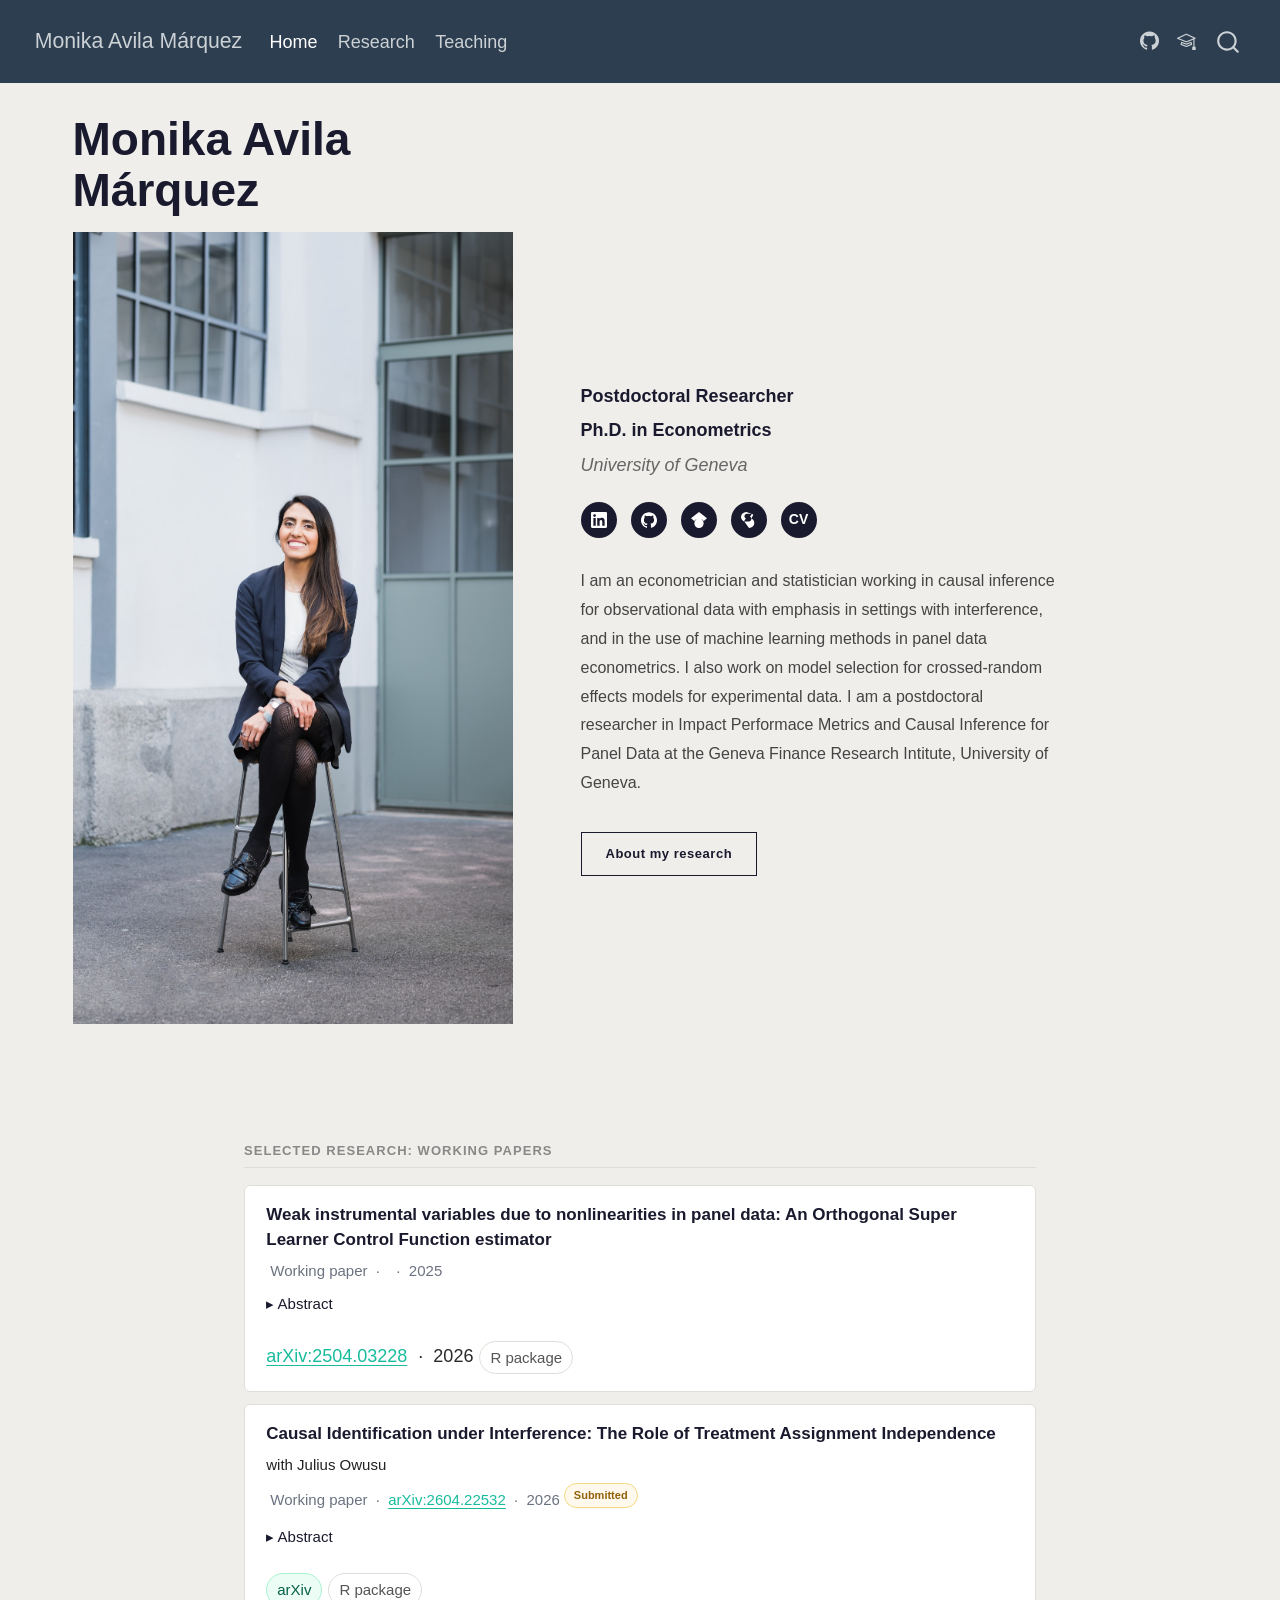
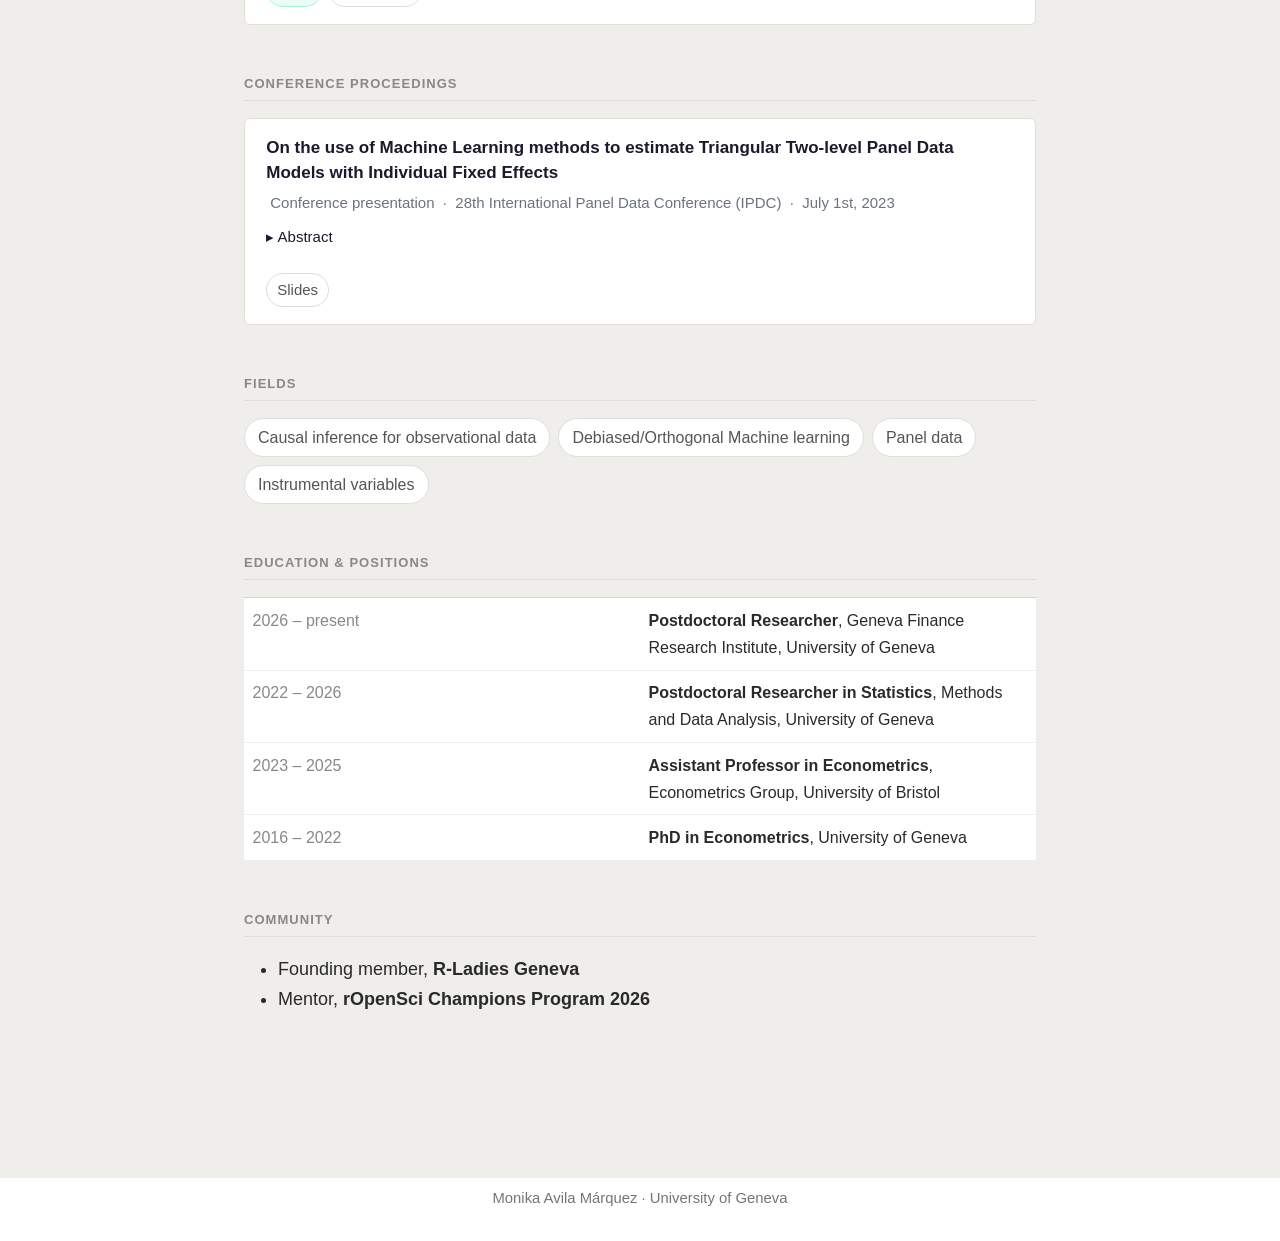
<file: docs/index.html>
<!DOCTYPE html>
<html xmlns="http://www.w3.org/1999/xhtml" lang="en" xml:lang="en"><head>

<meta charset="utf-8">
<meta name="generator" content="quarto-1.8.25">

<meta name="viewport" content="width=device-width, initial-scale=1.0, user-scalable=yes">


<title>quarto-input74033f45fd5eeb6f – Monika Avila Márquez</title>
<style>
code{white-space: pre-wrap;}
span.smallcaps{font-variant: small-caps;}
div.columns{display: flex; gap: min(4vw, 1.5em);}
div.column{flex: auto; overflow-x: auto;}
div.hanging-indent{margin-left: 1.5em; text-indent: -1.5em;}
ul.task-list{list-style: none;}
ul.task-list li input[type="checkbox"] {
  width: 0.8em;
  margin: 0 0.8em 0.2em -1em; /* quarto-specific, see https://github.com/quarto-dev/quarto-cli/issues/4556 */ 
  vertical-align: middle;
}
</style>


<script src="site_libs/quarto-nav/quarto-nav.js"></script>
<script src="site_libs/quarto-nav/headroom.min.js"></script>
<script src="site_libs/clipboard/clipboard.min.js"></script>
<script src="site_libs/quarto-search/autocomplete.umd.js"></script>
<script src="site_libs/quarto-search/fuse.min.js"></script>
<script src="site_libs/quarto-search/quarto-search.js"></script>
<meta name="quarto:offset" content="./">
<link href="./assets/favicon.ico" rel="icon">
<script src="site_libs/quarto-html/quarto.js" type="module"></script>
<script src="site_libs/quarto-html/tabsets/tabsets.js" type="module"></script>
<script src="site_libs/quarto-html/axe/axe-check.js" type="module"></script>
<script src="site_libs/quarto-html/popper.min.js"></script>
<script src="site_libs/quarto-html/tippy.umd.min.js"></script>
<script src="site_libs/quarto-html/anchor.min.js"></script>
<link href="site_libs/quarto-html/tippy.css" rel="stylesheet">
<link href="site_libs/quarto-html/quarto-syntax-highlighting-7b89279ff1a6dce999919e0e67d4d9ec.css" rel="stylesheet" id="quarto-text-highlighting-styles">
<script src="site_libs/bootstrap/bootstrap.min.js"></script>
<link href="site_libs/bootstrap/bootstrap-icons.css" rel="stylesheet">
<link href="site_libs/bootstrap/bootstrap-2cb7813fb0edc6a84816abaa8dcded21.min.css" rel="stylesheet" append-hash="true" id="quarto-bootstrap" data-mode="light">
<script id="quarto-search-options" type="application/json">{
  "location": "navbar",
  "copy-button": false,
  "collapse-after": 3,
  "panel-placement": "end",
  "type": "overlay",
  "limit": 50,
  "keyboard-shortcut": [
    "f",
    "/",
    "s"
  ],
  "show-item-context": false,
  "language": {
    "search-no-results-text": "No results",
    "search-matching-documents-text": "matching documents",
    "search-copy-link-title": "Copy link to search",
    "search-hide-matches-text": "Hide additional matches",
    "search-more-match-text": "more match in this document",
    "search-more-matches-text": "more matches in this document",
    "search-clear-button-title": "Clear",
    "search-text-placeholder": "",
    "search-detached-cancel-button-title": "Cancel",
    "search-submit-button-title": "Submit",
    "search-label": "Search"
  }
}</script>


<link rel="stylesheet" href="assets/custom.css">
</head>

<body class="nav-fixed quarto-light">

<div id="quarto-search-results"></div>
  <header id="quarto-header" class="headroom fixed-top">
    <nav class="navbar navbar-expand-lg " data-bs-theme="dark">
      <div class="navbar-container container-fluid">
      <div class="navbar-brand-container mx-auto">
    <a href="./index.html" class="navbar-brand navbar-brand-logo">
    </a>
    <a class="navbar-brand" href="./index.html">
    <span class="navbar-title">Monika Avila Márquez</span>
    </a>
  </div>
            <div id="quarto-search" class="" title="Search"></div>
          <button class="navbar-toggler" type="button" data-bs-toggle="collapse" data-bs-target="#navbarCollapse" aria-controls="navbarCollapse" role="menu" aria-expanded="false" aria-label="Toggle navigation" onclick="if (window.quartoToggleHeadroom) { window.quartoToggleHeadroom(); }">
  <span class="navbar-toggler-icon"></span>
</button>
          <div class="collapse navbar-collapse" id="navbarCollapse">
            <ul class="navbar-nav navbar-nav-scroll me-auto">
  <li class="nav-item">
    <a class="nav-link active" href="./index.html" aria-current="page"> 
<span class="menu-text">Home</span></a>
  </li>  
  <li class="nav-item">
    <a class="nav-link" href="./research.html"> 
<span class="menu-text">Research</span></a>
  </li>  
  <li class="nav-item">
    <a class="nav-link" href="./teaching.html"> 
<span class="menu-text">Teaching</span></a>
  </li>  
</ul>
            <ul class="navbar-nav navbar-nav-scroll ms-auto">
  <li class="nav-item compact">
    <a class="nav-link" href="https://github.com/monikavila"> <i class="bi bi-github" role="img">
</i> 
<span class="menu-text"></span></a>
  </li>  
  <li class="nav-item compact">
    <a class="nav-link" href="https://scholar.google.com/citations?user=Btd9DUMAAAAJ&amp;hl=en"> <i class="bi bi-mortarboard" role="img">
</i> 
<span class="menu-text"></span></a>
  </li>  
</ul>
          </div> <!-- /navcollapse -->
            <div class="quarto-navbar-tools">
</div>
      </div> <!-- /container-fluid -->
    </nav>
</header>
<!-- content -->
<div id="quarto-content" class="quarto-container page-columns page-rows-contents page-layout-full page-navbar">
<!-- sidebar -->
<!-- margin-sidebar -->
    
<!-- main -->
<main class="content column-page" id="quarto-document-content"><header id="title-block-header" class="quarto-title-block"><h1 class="hero-name title display-7">Monika Avila<br>Márquez</h1></header>




<div class="hero-section">

  <div class="hero-photo-col">
    <img src="assets/img/moi.jpeg" alt="Monika Avila Márquez">
  </div>

  <div class="hero-bio-col">
    
    <p class="hero-role">Postdoctoral Researcher </p>
    <p class="hero-role">Ph.D. in Econometrics</p>
    <p class="hero-institution">University of Geneva</p>
    <div class="hero-social">
      <a href="https://linkedin.com" title="LinkedIn">
        <svg xmlns="http://www.w3.org/2000/svg" width="16" height="16" fill="currentColor" viewbox="0 0 24 24">
          <path d="M20.447 20.452h-3.554v-5.569c0-1.328-.027-3.037-1.852-3.037-1.853 0-2.136 1.445-2.136 2.939v5.667H9.351V9h3.414v1.561h.046c.477-.9 1.637-1.85 3.37-1.85 3.601 0 4.267 2.37 4.267 5.455v6.286zM5.337 7.433a2.062 2.062 0 0 1-2.063-2.065 2.064 2.064 0 1 1 2.063 2.065zm1.782 13.019H3.555V9h3.564v11.452zM22.225 0H1.771C.792 0 0 .774 0 1.729v20.542C0 23.227.792 24 1.771 24h20.451C23.2 24 24 23.227 24 22.271V1.729C24 .774 23.2 0 22.222 0h.003z"></path>
        </svg>
      </a>
      <a href="https://github.com/monikavila" title="GitHub">
        <svg xmlns="http://www.w3.org/2000/svg" width="16" height="16" fill="currentColor" viewbox="0 0 24 24">
          <path d="M12 .297c-6.63 0-12 5.373-12 12 0 5.303 3.438 9.8 8.205 11.385.6.113.82-.258.82-.577 0-.285-.01-1.04-.015-2.04-3.338.724-4.042-1.61-4.042-1.61C4.422 18.07 3.633 17.7 3.633 17.7c-1.087-.744.084-.729.084-.729 1.205.084 1.838 1.236 1.838 1.236 1.07 1.835 2.809 1.305 3.495.998.108-.776.417-1.305.76-1.605-2.665-.3-5.466-1.332-5.466-5.93 0-1.31.465-2.38 1.235-3.22-.135-.303-.54-1.523.105-3.176 0 0 1.005-.322 3.3 1.23.96-.267 1.98-.399 3-.405 1.02.006 2.04.138 3 .405 2.28-1.552 3.285-1.23 3.285-1.23.645 1.653.24 2.873.12 3.176.765.84 1.23 1.91 1.23 3.22 0 4.61-2.805 5.625-5.475 5.92.42.36.81 1.096.81 2.22 0 1.606-.015 2.896-.015 3.286 0 .315.21.69.825.57C20.565 22.092 24 17.592 24 12.297c0-6.627-5.373-12-12-12"></path>
        </svg>
      </a>
      <a href="https://scholar.google.com/citations?user=Btd9DUMAAAAJ&amp;hl=en" title="Google Scholar">
        <svg xmlns="http://www.w3.org/2000/svg" width="16" height="16" fill="currentColor" viewbox="0 0 24 24">
          <path d="M12 24a7 7 0 1 1 0-14 7 7 0 0 1 0 14zm0-24L0 9.5l4.838 3.94A8 8 0 0 1 12 10a8 8 0 0 1 7.162 3.44L24 9.5z"></path>
        </svg>
      </a>
      <a href="https://arxiv.org/search/econ?searchtype=author&amp;query=Avila-Marquez,+M" title="arXiv">
  <svg xmlns="http://www.w3.org/2000/svg" width="16" height="16" fill="currentColor" viewbox="0 0 24 24">
    <path d="M7.969 0C3.418.293.09 2.757 0 7.418c-.056 2.896 1.73 5.574 4.367 6.82L7.23 9.616c-1.173-.522-2.07-1.74-2.07-3.197 0-2.07 1.682-3.75 3.75-3.75h6.937L7.97 0zm8.386 2.668L13.49 7.29c1.174.523 2.07 1.74 2.07 3.197 0 2.07-1.68 3.75-3.75 3.75H4.875L12.03 24c4.55-.293 7.879-2.757 7.969-7.418.056-2.896-1.73-5.574-4.367-6.82l2.862-5.622-2.109-1.472z"></path>
  </svg>
</a>
<a href="assets/CV.pdf" title="CV">CV</a>
    </div>
    <p class="hero-bio">
      I am an econometrician and statistician working in causal inference for observational data with emphasis in settings with interference, and in the use of machine learning methods in panel data econometrics.  I also work on model selection for crossed-random effects models for experimental data. 
      I am a postdoctoral researcher in Impact Performace Metrics and Causal Inference for Panel Data at the Geneva Finance Research Intitute, University of Geneva.
      
    </p>
    <a href="./research.html" class="hero-btn">About my research</a>
  </div>

</div>

<div class="page-content">
<section id="selected-research-working-papers" class="level2">
<h2 class="anchored" data-anchor-id="selected-research-working-papers">Selected Research: Working papers</h2>
<div class="paper-card">
  <div class="paper-title">
    Weak instrumental variables due to nonlinearities in panel data:
    An Orthogonal Super Learner Control Function estimator
  </div>
  <div class="paper-meta">
  <span class="dot dot-wp"></span> Working paper &nbsp;·&nbsp;
  <a href="assets/main_corrected _shorter"></a> &nbsp;·&nbsp; 2025
</div>
  <details>
    <summary>Abstract</summary>
    <p class="abstract-text">
   A triangular structural panel data model with additively separable individual-specific effects is used to model the causal effect of a covariate on an outcome variable when there are unobservable confounders with some of them time-invariant. In this setup, a linear specification for the reduced-form equation might be problematic when the conditional mean of the endogenous covariate and the instrumental variables is nonlinear in the population. The reason is that ignoring the nonlinearity could lead to weak instruments (instruments are weakly correlated with the endogenous covariate) due to misspecification as shown using a generalized concentration parameter for panel data. As a solution, we propose a triangular simultaneous equation model for panel data with additive separable individual-specific fixed effects composed of a linear structural equation with a nonlinear reduced form equation. The parameter of interest is the structural parameter of the endogenous variable. The identification of this parameter is obtained under the assumption of available exclusion restrictions and using a control function approach. We derive a Neyman orthogonal score, and we provide an estimator that we call Orthogonal Super Learner Control Function (Orthogonal SLCF) estimator. The estimation procedure is composed of two main steps and cross-fitting. First, we estimate the control function using a super learner. In the following step, we use the estimated control function to control for endogeneity in the structural equation. Cross-fitting is done across the individual dimension. The estimator is consistent and asymptotically normal achieving a parametric rate of convergence. We show that the Orthogonal SLCF estimator is equivalent to the plug-in IV estimator but not equivalent to the naive plug-in 2SLS estimator which is not root-NT consistent.
    </p>
  </details>
  <div class="paper-links">
    <a href="https://arxiv.org/abs/2504.03228"> arXiv:2504.03228 </a> &nbsp;·&nbsp; 2026
    <a href="mailto:monika.avila@unige.ch?subject=Request%3A%20SLCFE%20R%20package&amp;body=Dear%20Monika%2C%0A%0AI%20am%20interested%20in%20accessing%20your%20SLCFE%20R%20package.%0A%0ABest%20regards%2C" class="pill">R package</a>
  </div>
</div>

<div class="paper-card">
  <div class="paper-title">
    Causal Identification under Interference: The Role of Treatment Assignment Independence
  </div>
  <div class="paper-coauthor">
  with <a href="https://www.juliusowusu.ca">Julius Owusu</a>
</div>
  <div class="paper-meta">
  <span class="dot dot-wp"></span> Working paper &nbsp;·&nbsp;
  <a href="https://arxiv.org/abs/2604.22532">arXiv:2604.22532</a> &nbsp;·&nbsp; 2026
  <div class="paper-status">Submitted</div></div>
  <details>
    <summary>Abstract</summary>
    <p class="abstract-text">
      Empirical researchers routinely invoke the no-interference or  <em>individualistic treatment response</em> (ITR) assumption to identify causal effects in observational studies, despite concerns that interference across units may arise in many economic settings. This paper studies the causal content of standard ITR-based identification formulas when arbitrary interference is present. We show that, under restrictions on dependence between treatment assignments across units, conventional ITR-based identification formulas---including those underlying selection-on-observables, instrumental variables, regression discontinuity designs, and difference-in-differences---identify well-defined causal objects: types of  <em>average direct effects</em> (ADEs). These results do not require knowledge of the interference structure or specification of exposure mappings. We also propose a sensitivity analysis framework that quantifies the robustness of statistical inference to violations of treatment-assignment independence under arbitrary interference.
    </p>
  </details>
  <div class="paper-links">
    <a href="https://arxiv.org/abs/2604.22532" class="pill pill-arxiv">arXiv</a>
     <a href="mailto:monika.avila@unige.ch?subject=Request%3A%20CAI%20R%20package&amp;body=Dear%20Monika%2C%0A%0AI%20am%20interested%20in%20accessing%20your%20CAI%20R%20package.%0A%0ABest%20regards%2C" class="pill">R package</a>
  </div>
</div>
</section>
<section id="conference-proceedings" class="level2">
<h2 class="anchored" data-anchor-id="conference-proceedings">Conference proceedings</h2>
<div class="paper-card">
  <div class="paper-title">
    On the use of Machine Learning methods to
estimate Triangular Two-level Panel Data
Models with Individual Fixed Effects
  </div>
  <div class="paper-meta">
  <span class="dot dot-wp"></span> Conference presentation &nbsp;·&nbsp;
 28th International Panel Data Conference (IPDC)  &nbsp;·&nbsp; July 1st, 2023
</div>
  <details>
    <summary>Abstract</summary>
    <p class="abstract-text">
      We propose a control function estimator for triangular two-level panel data models with fixed effects. We propose a method to estimate the 
      transformed nuisance parameter using machine learning methods. Monte Carlo simulations confirm finite-sample
      performance across a range of DGPs.
    </p>
  </details>
  <div class="paper-links">
    <a href="assets/SlidesP4_01062023_WA.pdf" class="pill">Slides</a>
  </div>
</div>

</section>
<section id="fields" class="level2">
<h2 class="anchored" data-anchor-id="fields">Fields</h2>
<div class="fields-row">
  <span class="field">Causal inference for observational data</span>
  <span class="field">Debiased/Orthogonal Machine learning</span>
  <span class="field">Panel data</span>
  <span class="field">Instrumental variables</span>
</div>
</section>
<section id="education-positions" class="level2">
<h2 class="anchored" data-anchor-id="education-positions">Education &amp; positions</h2>
<table class="caption-top table">
<colgroup>
<col style="width: 50%">
<col style="width: 50%">
</colgroup>
<tbody>
<tr class="odd">
<td>2026 – present</td>
<td><strong>Postdoctoral Researcher</strong>, Geneva Finance Research Institute, University of Geneva</td>
</tr>
<tr class="even">
<td>2022 – 2026</td>
<td><strong>Postdoctoral Researcher in Statistics</strong>, Methods and Data Analysis, University of Geneva</td>
</tr>
<tr class="odd">
<td>2023 – 2025</td>
<td><strong>Assistant Professor in Econometrics</strong>, Econometrics Group, University of Bristol</td>
</tr>
<tr class="even">
<td>2016 – 2022</td>
<td><strong>PhD in Econometrics</strong>, University of Geneva</td>
</tr>
</tbody>
</table>
</section>
<section id="community" class="level2">
<h2 class="anchored" data-anchor-id="community">Community</h2>
<ul>
<li>Founding member, <strong>R-Ladies Geneva</strong></li>
<li>Mentor, <strong>rOpenSci Champions Program 2026</strong> <!-- - Blog: **[Monika Metrics](https://monikametrics.com)** — statistics, methods & applied econometrics --></li>
</ul>
</section></div>




</main> <!-- /main -->
<script id="quarto-html-after-body" type="application/javascript">
  window.document.addEventListener("DOMContentLoaded", function (event) {
    const icon = "";
    const anchorJS = new window.AnchorJS();
    anchorJS.options = {
      placement: 'right',
      icon: icon
    };
    anchorJS.add('.anchored');
    const isCodeAnnotation = (el) => {
      for (const clz of el.classList) {
        if (clz.startsWith('code-annotation-')) {                     
          return true;
        }
      }
      return false;
    }
    const onCopySuccess = function(e) {
      // button target
      const button = e.trigger;
      // don't keep focus
      button.blur();
      // flash "checked"
      button.classList.add('code-copy-button-checked');
      var currentTitle = button.getAttribute("title");
      button.setAttribute("title", "Copied!");
      let tooltip;
      if (window.bootstrap) {
        button.setAttribute("data-bs-toggle", "tooltip");
        button.setAttribute("data-bs-placement", "left");
        button.setAttribute("data-bs-title", "Copied!");
        tooltip = new bootstrap.Tooltip(button, 
          { trigger: "manual", 
            customClass: "code-copy-button-tooltip",
            offset: [0, -8]});
        tooltip.show();    
      }
      setTimeout(function() {
        if (tooltip) {
          tooltip.hide();
          button.removeAttribute("data-bs-title");
          button.removeAttribute("data-bs-toggle");
          button.removeAttribute("data-bs-placement");
        }
        button.setAttribute("title", currentTitle);
        button.classList.remove('code-copy-button-checked');
      }, 1000);
      // clear code selection
      e.clearSelection();
    }
    const getTextToCopy = function(trigger) {
      const outerScaffold = trigger.parentElement.cloneNode(true);
      const codeEl = outerScaffold.querySelector('code');
      for (const childEl of codeEl.children) {
        if (isCodeAnnotation(childEl)) {
          childEl.remove();
        }
      }
      return codeEl.innerText;
    }
    const clipboard = new window.ClipboardJS('.code-copy-button:not([data-in-quarto-modal])', {
      text: getTextToCopy
    });
    clipboard.on('success', onCopySuccess);
    if (window.document.getElementById('quarto-embedded-source-code-modal')) {
      const clipboardModal = new window.ClipboardJS('.code-copy-button[data-in-quarto-modal]', {
        text: getTextToCopy,
        container: window.document.getElementById('quarto-embedded-source-code-modal')
      });
      clipboardModal.on('success', onCopySuccess);
    }
      var localhostRegex = new RegExp(/^(?:http|https):\/\/localhost\:?[0-9]*\//);
      var mailtoRegex = new RegExp(/^mailto:/);
        var filterRegex = new RegExp('/' + window.location.host + '/');
      var isInternal = (href) => {
          return filterRegex.test(href) || localhostRegex.test(href) || mailtoRegex.test(href);
      }
      // Inspect non-navigation links and adorn them if external
     var links = window.document.querySelectorAll('a[href]:not(.nav-link):not(.navbar-brand):not(.toc-action):not(.sidebar-link):not(.sidebar-item-toggle):not(.pagination-link):not(.no-external):not([aria-hidden]):not(.dropdown-item):not(.quarto-navigation-tool):not(.about-link)');
      for (var i=0; i<links.length; i++) {
        const link = links[i];
        if (!isInternal(link.href)) {
          // undo the damage that might have been done by quarto-nav.js in the case of
          // links that we want to consider external
          if (link.dataset.originalHref !== undefined) {
            link.href = link.dataset.originalHref;
          }
        }
      }
    function tippyHover(el, contentFn, onTriggerFn, onUntriggerFn) {
      const config = {
        allowHTML: true,
        maxWidth: 500,
        delay: 100,
        arrow: false,
        appendTo: function(el) {
            return el.parentElement;
        },
        interactive: true,
        interactiveBorder: 10,
        theme: 'quarto',
        placement: 'bottom-start',
      };
      if (contentFn) {
        config.content = contentFn;
      }
      if (onTriggerFn) {
        config.onTrigger = onTriggerFn;
      }
      if (onUntriggerFn) {
        config.onUntrigger = onUntriggerFn;
      }
      window.tippy(el, config); 
    }
    const noterefs = window.document.querySelectorAll('a[role="doc-noteref"]');
    for (var i=0; i<noterefs.length; i++) {
      const ref = noterefs[i];
      tippyHover(ref, function() {
        // use id or data attribute instead here
        let href = ref.getAttribute('data-footnote-href') || ref.getAttribute('href');
        try { href = new URL(href).hash; } catch {}
        const id = href.replace(/^#\/?/, "");
        const note = window.document.getElementById(id);
        if (note) {
          return note.innerHTML;
        } else {
          return "";
        }
      });
    }
    const xrefs = window.document.querySelectorAll('a.quarto-xref');
    const processXRef = (id, note) => {
      // Strip column container classes
      const stripColumnClz = (el) => {
        el.classList.remove("page-full", "page-columns");
        if (el.children) {
          for (const child of el.children) {
            stripColumnClz(child);
          }
        }
      }
      stripColumnClz(note)
      if (id === null || id.startsWith('sec-')) {
        // Special case sections, only their first couple elements
        const container = document.createElement("div");
        if (note.children && note.children.length > 2) {
          container.appendChild(note.children[0].cloneNode(true));
          for (let i = 1; i < note.children.length; i++) {
            const child = note.children[i];
            if (child.tagName === "P" && child.innerText === "") {
              continue;
            } else {
              container.appendChild(child.cloneNode(true));
              break;
            }
          }
          if (window.Quarto?.typesetMath) {
            window.Quarto.typesetMath(container);
          }
          return container.innerHTML
        } else {
          if (window.Quarto?.typesetMath) {
            window.Quarto.typesetMath(note);
          }
          return note.innerHTML;
        }
      } else {
        // Remove any anchor links if they are present
        const anchorLink = note.querySelector('a.anchorjs-link');
        if (anchorLink) {
          anchorLink.remove();
        }
        if (window.Quarto?.typesetMath) {
          window.Quarto.typesetMath(note);
        }
        if (note.classList.contains("callout")) {
          return note.outerHTML;
        } else {
          return note.innerHTML;
        }
      }
    }
    for (var i=0; i<xrefs.length; i++) {
      const xref = xrefs[i];
      tippyHover(xref, undefined, function(instance) {
        instance.disable();
        let url = xref.getAttribute('href');
        let hash = undefined; 
        if (url.startsWith('#')) {
          hash = url;
        } else {
          try { hash = new URL(url).hash; } catch {}
        }
        if (hash) {
          const id = hash.replace(/^#\/?/, "");
          const note = window.document.getElementById(id);
          if (note !== null) {
            try {
              const html = processXRef(id, note.cloneNode(true));
              instance.setContent(html);
            } finally {
              instance.enable();
              instance.show();
            }
          } else {
            // See if we can fetch this
            fetch(url.split('#')[0])
            .then(res => res.text())
            .then(html => {
              const parser = new DOMParser();
              const htmlDoc = parser.parseFromString(html, "text/html");
              const note = htmlDoc.getElementById(id);
              if (note !== null) {
                const html = processXRef(id, note);
                instance.setContent(html);
              } 
            }).finally(() => {
              instance.enable();
              instance.show();
            });
          }
        } else {
          // See if we can fetch a full url (with no hash to target)
          // This is a special case and we should probably do some content thinning / targeting
          fetch(url)
          .then(res => res.text())
          .then(html => {
            const parser = new DOMParser();
            const htmlDoc = parser.parseFromString(html, "text/html");
            const note = htmlDoc.querySelector('main.content');
            if (note !== null) {
              // This should only happen for chapter cross references
              // (since there is no id in the URL)
              // remove the first header
              if (note.children.length > 0 && note.children[0].tagName === "HEADER") {
                note.children[0].remove();
              }
              const html = processXRef(null, note);
              instance.setContent(html);
            } 
          }).finally(() => {
            instance.enable();
            instance.show();
          });
        }
      }, function(instance) {
      });
    }
        let selectedAnnoteEl;
        const selectorForAnnotation = ( cell, annotation) => {
          let cellAttr = 'data-code-cell="' + cell + '"';
          let lineAttr = 'data-code-annotation="' +  annotation + '"';
          const selector = 'span[' + cellAttr + '][' + lineAttr + ']';
          return selector;
        }
        const selectCodeLines = (annoteEl) => {
          const doc = window.document;
          const targetCell = annoteEl.getAttribute("data-target-cell");
          const targetAnnotation = annoteEl.getAttribute("data-target-annotation");
          const annoteSpan = window.document.querySelector(selectorForAnnotation(targetCell, targetAnnotation));
          const lines = annoteSpan.getAttribute("data-code-lines").split(",");
          const lineIds = lines.map((line) => {
            return targetCell + "-" + line;
          })
          let top = null;
          let height = null;
          let parent = null;
          if (lineIds.length > 0) {
              //compute the position of the single el (top and bottom and make a div)
              const el = window.document.getElementById(lineIds[0]);
              top = el.offsetTop;
              height = el.offsetHeight;
              parent = el.parentElement.parentElement;
            if (lineIds.length > 1) {
              const lastEl = window.document.getElementById(lineIds[lineIds.length - 1]);
              const bottom = lastEl.offsetTop + lastEl.offsetHeight;
              height = bottom - top;
            }
            if (top !== null && height !== null && parent !== null) {
              // cook up a div (if necessary) and position it 
              let div = window.document.getElementById("code-annotation-line-highlight");
              if (div === null) {
                div = window.document.createElement("div");
                div.setAttribute("id", "code-annotation-line-highlight");
                div.style.position = 'absolute';
                parent.appendChild(div);
              }
              div.style.top = top - 2 + "px";
              div.style.height = height + 4 + "px";
              div.style.left = 0;
              let gutterDiv = window.document.getElementById("code-annotation-line-highlight-gutter");
              if (gutterDiv === null) {
                gutterDiv = window.document.createElement("div");
                gutterDiv.setAttribute("id", "code-annotation-line-highlight-gutter");
                gutterDiv.style.position = 'absolute';
                const codeCell = window.document.getElementById(targetCell);
                const gutter = codeCell.querySelector('.code-annotation-gutter');
                gutter.appendChild(gutterDiv);
              }
              gutterDiv.style.top = top - 2 + "px";
              gutterDiv.style.height = height + 4 + "px";
            }
            selectedAnnoteEl = annoteEl;
          }
        };
        const unselectCodeLines = () => {
          const elementsIds = ["code-annotation-line-highlight", "code-annotation-line-highlight-gutter"];
          elementsIds.forEach((elId) => {
            const div = window.document.getElementById(elId);
            if (div) {
              div.remove();
            }
          });
          selectedAnnoteEl = undefined;
        };
          // Handle positioning of the toggle
      window.addEventListener(
        "resize",
        throttle(() => {
          elRect = undefined;
          if (selectedAnnoteEl) {
            selectCodeLines(selectedAnnoteEl);
          }
        }, 10)
      );
      function throttle(fn, ms) {
      let throttle = false;
      let timer;
        return (...args) => {
          if(!throttle) { // first call gets through
              fn.apply(this, args);
              throttle = true;
          } else { // all the others get throttled
              if(timer) clearTimeout(timer); // cancel #2
              timer = setTimeout(() => {
                fn.apply(this, args);
                timer = throttle = false;
              }, ms);
          }
        };
      }
        // Attach click handler to the DT
        const annoteDls = window.document.querySelectorAll('dt[data-target-cell]');
        for (const annoteDlNode of annoteDls) {
          annoteDlNode.addEventListener('click', (event) => {
            const clickedEl = event.target;
            if (clickedEl !== selectedAnnoteEl) {
              unselectCodeLines();
              const activeEl = window.document.querySelector('dt[data-target-cell].code-annotation-active');
              if (activeEl) {
                activeEl.classList.remove('code-annotation-active');
              }
              selectCodeLines(clickedEl);
              clickedEl.classList.add('code-annotation-active');
            } else {
              // Unselect the line
              unselectCodeLines();
              clickedEl.classList.remove('code-annotation-active');
            }
          });
        }
    const findCites = (el) => {
      const parentEl = el.parentElement;
      if (parentEl) {
        const cites = parentEl.dataset.cites;
        if (cites) {
          return {
            el,
            cites: cites.split(' ')
          };
        } else {
          return findCites(el.parentElement)
        }
      } else {
        return undefined;
      }
    };
    var bibliorefs = window.document.querySelectorAll('a[role="doc-biblioref"]');
    for (var i=0; i<bibliorefs.length; i++) {
      const ref = bibliorefs[i];
      const citeInfo = findCites(ref);
      if (citeInfo) {
        tippyHover(citeInfo.el, function() {
          var popup = window.document.createElement('div');
          citeInfo.cites.forEach(function(cite) {
            var citeDiv = window.document.createElement('div');
            citeDiv.classList.add('hanging-indent');
            citeDiv.classList.add('csl-entry');
            var biblioDiv = window.document.getElementById('ref-' + cite);
            if (biblioDiv) {
              citeDiv.innerHTML = biblioDiv.innerHTML;
            }
            popup.appendChild(citeDiv);
          });
          return popup.innerHTML;
        });
      }
    }
  });
  </script>
</div> <!-- /content -->
<footer class="footer">
  <div class="nav-footer">
    <div class="nav-footer-left">
      &nbsp;
    </div>   
    <div class="nav-footer-center">
<p>Monika Avila Márquez · University of Geneva</p>
</div>
    <div class="nav-footer-right">
      &nbsp;
    </div>
  </div>
</footer>




</body></html>
</file>
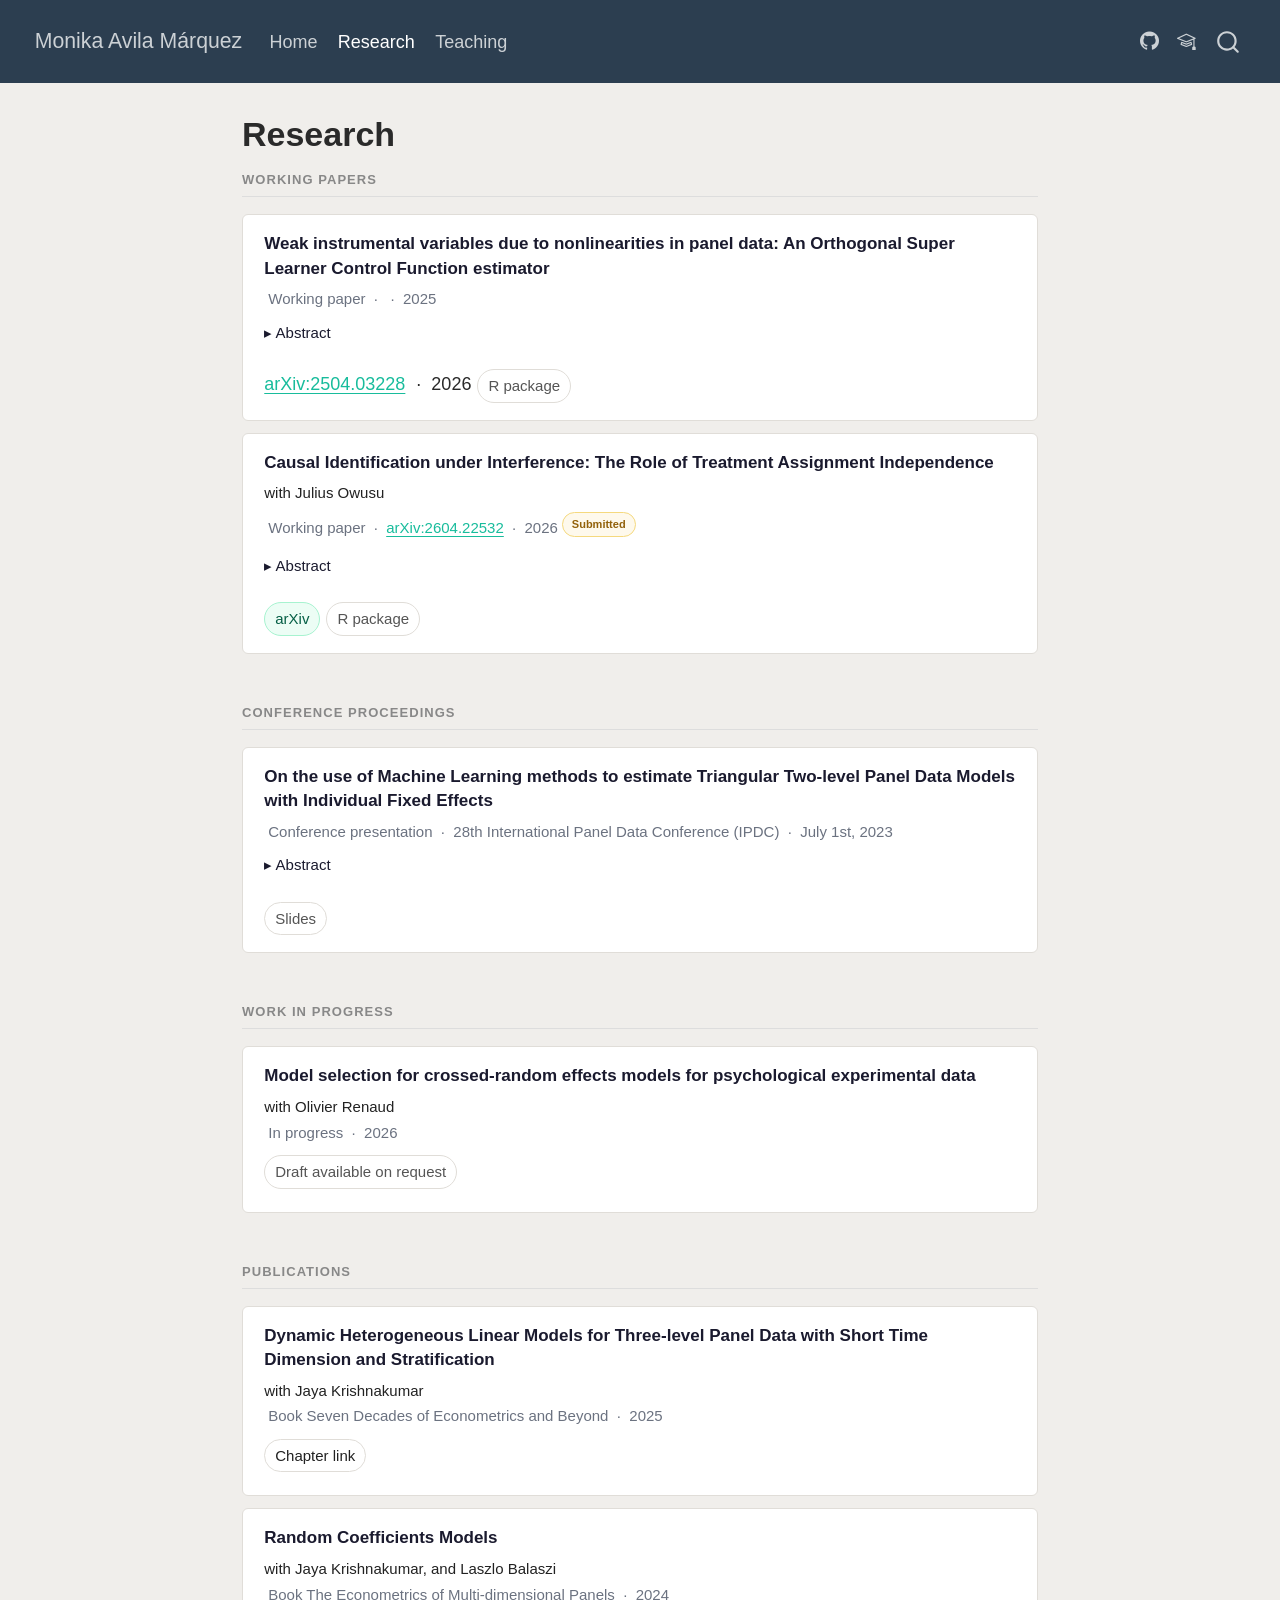
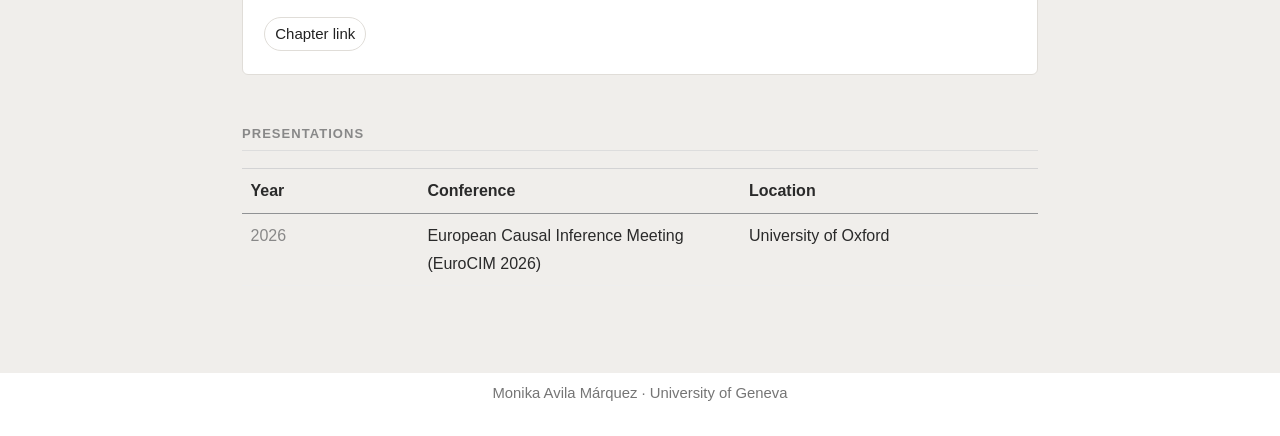
<file: docs/research.html>
<!DOCTYPE html>
<html xmlns="http://www.w3.org/1999/xhtml" lang="en" xml:lang="en"><head>

<meta charset="utf-8">
<meta name="generator" content="quarto-1.8.25">

<meta name="viewport" content="width=device-width, initial-scale=1.0, user-scalable=yes">


<title>Research – Monika Avila Márquez</title>
<style>
code{white-space: pre-wrap;}
span.smallcaps{font-variant: small-caps;}
div.columns{display: flex; gap: min(4vw, 1.5em);}
div.column{flex: auto; overflow-x: auto;}
div.hanging-indent{margin-left: 1.5em; text-indent: -1.5em;}
ul.task-list{list-style: none;}
ul.task-list li input[type="checkbox"] {
  width: 0.8em;
  margin: 0 0.8em 0.2em -1em; /* quarto-specific, see https://github.com/quarto-dev/quarto-cli/issues/4556 */ 
  vertical-align: middle;
}
</style>


<script src="site_libs/quarto-nav/quarto-nav.js"></script>
<script src="site_libs/quarto-nav/headroom.min.js"></script>
<script src="site_libs/clipboard/clipboard.min.js"></script>
<script src="site_libs/quarto-search/autocomplete.umd.js"></script>
<script src="site_libs/quarto-search/fuse.min.js"></script>
<script src="site_libs/quarto-search/quarto-search.js"></script>
<meta name="quarto:offset" content="./">
<link href="./assets/favicon.ico" rel="icon">
<script src="site_libs/quarto-html/quarto.js" type="module"></script>
<script src="site_libs/quarto-html/tabsets/tabsets.js" type="module"></script>
<script src="site_libs/quarto-html/axe/axe-check.js" type="module"></script>
<script src="site_libs/quarto-html/popper.min.js"></script>
<script src="site_libs/quarto-html/tippy.umd.min.js"></script>
<script src="site_libs/quarto-html/anchor.min.js"></script>
<link href="site_libs/quarto-html/tippy.css" rel="stylesheet">
<link href="site_libs/quarto-html/quarto-syntax-highlighting-7b89279ff1a6dce999919e0e67d4d9ec.css" rel="stylesheet" id="quarto-text-highlighting-styles">
<script src="site_libs/bootstrap/bootstrap.min.js"></script>
<link href="site_libs/bootstrap/bootstrap-icons.css" rel="stylesheet">
<link href="site_libs/bootstrap/bootstrap-2cb7813fb0edc6a84816abaa8dcded21.min.css" rel="stylesheet" append-hash="true" id="quarto-bootstrap" data-mode="light">
<script id="quarto-search-options" type="application/json">{
  "location": "navbar",
  "copy-button": false,
  "collapse-after": 3,
  "panel-placement": "end",
  "type": "overlay",
  "limit": 50,
  "keyboard-shortcut": [
    "f",
    "/",
    "s"
  ],
  "show-item-context": false,
  "language": {
    "search-no-results-text": "No results",
    "search-matching-documents-text": "matching documents",
    "search-copy-link-title": "Copy link to search",
    "search-hide-matches-text": "Hide additional matches",
    "search-more-match-text": "more match in this document",
    "search-more-matches-text": "more matches in this document",
    "search-clear-button-title": "Clear",
    "search-text-placeholder": "",
    "search-detached-cancel-button-title": "Cancel",
    "search-submit-button-title": "Submit",
    "search-label": "Search"
  }
}</script>


<link rel="stylesheet" href="assets/custom.css">
</head>

<body class="nav-fixed fullcontent quarto-light">

<div id="quarto-search-results"></div>
  <header id="quarto-header" class="headroom fixed-top">
    <nav class="navbar navbar-expand-lg " data-bs-theme="dark">
      <div class="navbar-container container-fluid">
      <div class="navbar-brand-container mx-auto">
    <a href="./index.html" class="navbar-brand navbar-brand-logo">
    </a>
    <a class="navbar-brand" href="./index.html">
    <span class="navbar-title">Monika Avila Márquez</span>
    </a>
  </div>
            <div id="quarto-search" class="" title="Search"></div>
          <button class="navbar-toggler" type="button" data-bs-toggle="collapse" data-bs-target="#navbarCollapse" aria-controls="navbarCollapse" role="menu" aria-expanded="false" aria-label="Toggle navigation" onclick="if (window.quartoToggleHeadroom) { window.quartoToggleHeadroom(); }">
  <span class="navbar-toggler-icon"></span>
</button>
          <div class="collapse navbar-collapse" id="navbarCollapse">
            <ul class="navbar-nav navbar-nav-scroll me-auto">
  <li class="nav-item">
    <a class="nav-link" href="./index.html"> 
<span class="menu-text">Home</span></a>
  </li>  
  <li class="nav-item">
    <a class="nav-link active" href="./research.html" aria-current="page"> 
<span class="menu-text">Research</span></a>
  </li>  
  <li class="nav-item">
    <a class="nav-link" href="./teaching.html"> 
<span class="menu-text">Teaching</span></a>
  </li>  
</ul>
            <ul class="navbar-nav navbar-nav-scroll ms-auto">
  <li class="nav-item compact">
    <a class="nav-link" href="https://github.com/monikavila"> <i class="bi bi-github" role="img">
</i> 
<span class="menu-text"></span></a>
  </li>  
  <li class="nav-item compact">
    <a class="nav-link" href="https://scholar.google.com/citations?user=Btd9DUMAAAAJ&amp;hl=en"> <i class="bi bi-mortarboard" role="img">
</i> 
<span class="menu-text"></span></a>
  </li>  
</ul>
          </div> <!-- /navcollapse -->
            <div class="quarto-navbar-tools">
</div>
      </div> <!-- /container-fluid -->
    </nav>
</header>
<!-- content -->
<div id="quarto-content" class="quarto-container page-columns page-rows-contents page-layout-article page-navbar">
<!-- sidebar -->
<!-- margin-sidebar -->
    
<!-- main -->
<main class="content" id="quarto-document-content">

<header id="title-block-header" class="quarto-title-block default">
<div class="quarto-title">
<h1 class="title">Research</h1>
</div>



<div class="quarto-title-meta">

    
  
    
  </div>
  


</header>


<section id="working-papers" class="level2">
<h2 class="anchored" data-anchor-id="working-papers">Working papers</h2>
<div class="paper-card">
  <div class="paper-title">
    Weak instrumental variables due to nonlinearities in panel data:
    An Orthogonal Super Learner Control Function estimator
  </div>
  <div class="paper-meta">
    <span class="dot dot-wp"></span>
    Working paper &nbsp;·&nbsp;  &nbsp;·&nbsp; 2025
  </div>
  <details>
    <summary>Abstract</summary>
    <p class="abstract-text">
      I propose a control function estimator for panel data models with weak instruments arising
      from nonlinear first stages. The estimator uses a Super Learner ensemble to approximate the
      optimal first stage, then inserts estimated control functions into a linear main
      equation. I establish √NT-consistency, Neyman orthogonality with respect to first-stage
      nuisance, and inference validity under the generated regressors problem (Pagan 1984,
      Murphy &amp; Topel 1985). Monte Carlo simulations across varied DGPs confirm the estimator's
      robustness to library misspecification and overfitting.
    </p>
  </details>
 <div class="paper-links">
    <a href="https://arxiv.org/abs/2504.03228"> arXiv:2504.03228 </a> &nbsp;·&nbsp; 2026
    <a href="mailto:monika.avila@unige.ch?subject=Request%3A%20SLCFE%20R%20package&amp;body=Dear%20Monika%2C%0A%0AI%20am%20interested%20in%20accessing%20your%20SLCFE%20R%20package.%0A%0ABest%20regards%2C" class="pill">R package</a>
  </div>
</div>
<div class="paper-card">
  <div class="paper-title">
    Causal Identification under Interference: The Role of Treatment Assignment Independence
  </div>
  <div class="paper-coauthor">
  with <a href="https://www.juliusowusu.ca">Julius Owusu</a>
</div>
  <div class="paper-meta">
  <span class="dot dot-wp"></span> Working paper &nbsp;·&nbsp;
  <a href="https://arxiv.org/abs/2604.22532">arXiv:2604.22532</a> &nbsp;·&nbsp; 2026
  <div class="paper-status">Submitted</div>
</div>
  <details>
    <summary>Abstract</summary>
    <p class="abstract-text">
  Empirical researchers routinely invoke the no-interference or <em>individualistic treatment response</em> (ITR) assumption to identify causal effects in observational studies, despite concerns that interference across units may arise in many economic settings. This paper studies the causal content of standard ITR-based identification formulas when arbitrary interference is present. We show that, under restrictions on dependence between treatment assignments across units, conventional ITR-based identification formulas---including those underlying selection-on-observables, instrumental variables, regression discontinuity designs, and difference-in-differences---identify well-defined causal objects: types of <em>average direct effects</em> (ADEs). These results do not require knowledge of the interference structure or specification of exposure mappings. We also propose a sensitivity analysis framework that quantifies the robustness of statistical inference to violations of treatment-assignment independence under arbitrary interference.
</p>
  </details>
  <div class="paper-links">
    <a href="https://arxiv.org/abs/2604.22532" class="pill pill-arxiv">arXiv</a>
    <a href="#" class="pill">R package</a>
  </div>
</div>
</section>
<section id="conference-proceedings" class="level2">
<h2 class="anchored" data-anchor-id="conference-proceedings">Conference proceedings</h2>
<div class="paper-card">
  <div class="paper-title">
    On the use of Machine Learning methods to
estimate Triangular Two-level Panel Data
Models with Individual Fixed Effects
  </div>
  <div class="paper-meta">
  <span class="dot dot-wp"></span> Conference presentation &nbsp;·&nbsp;
 28th International Panel Data Conference (IPDC)  &nbsp;·&nbsp; July 1st, 2023
</div>
  <details>
    <summary>Abstract</summary>
    <p class="abstract-text">
      We propose a control function estimator for triangular two-level panel data models with fixed effects. We propose a method to estimate the 
      transformed nuisance parameter using machine learning methods. Monte Carlo simulations confirm finite-sample
      performance across a range of DGPs.
    </p>
  </details>
  <div class="paper-links">
    <a href="assets/SlidesP4_01062023_WA.pdf" class="pill">Slides</a>
  </div>
</div>

</section>
<section id="work-in-progress" class="level2">
<h2 class="anchored" data-anchor-id="work-in-progress">Work in progress</h2>
<div class="paper-card">
  <div class="paper-title">
   Model selection for crossed-random effects models for psychological experimental data
  </div>
  <div class="paper-coauthor">
  with <a href="https://www.unige.ch/fapse/mad/equipe/renaud">Olivier Renaud</a>
  <div class="paper-meta">
    <span class="dot dot-prog"></span> In progress &nbsp;·&nbsp; 2026
  </div>
  <div class="paper-links">
    <span class="pill">Draft available on request</span>
  </div>
</div>
</div></section>
<section id="publications" class="level2">
<h2 class="anchored" data-anchor-id="publications">Publications</h2>
<div class="paper-card">
  <div class="paper-title">   
Dynamic Heterogeneous Linear Models for Three-level Panel Data with Short Time Dimension and Stratification
  </div>
  <div class="paper-coauthor">
  with <a href="">Jaya Krishnakumar</a>
  <div class="paper-meta">
    <span class="dot dot-prog"></span> Book Seven Decades of Econometrics and Beyond  &nbsp;·&nbsp; 2025
  </div>
  <div class="paper-links">
    <a href="https://link.springer.com/chapter/10.1007/978-3-031-92699-0_13" class="pill">Chapter link</a>
  </div>
</div>
</div>
<div class="paper-card">
  <div class="paper-title">   
Random Coefficients Models
  </div>
  <div class="paper-coauthor">
  with <a href="">Jaya Krishnakumar, and Laszlo Balaszi</a>
  <div class="paper-meta">
    <span class="dot dot-prog"></span> Book The Econometrics of Multi-dimensional Panels  &nbsp;·&nbsp; 2024
  </div>
  <div class="paper-links">
    <a href="https://link.springer.com/chapter/10.1007/978-3-031-49849-7_7" class="pill">Chapter link</a>
  </div>
</div>
</div></section>
<section id="presentations" class="level2">
<h2 class="anchored" data-anchor-id="presentations">Presentations</h2>
<table class="caption-top table">
<colgroup>
<col style="width: 22%">
<col style="width: 40%">
<col style="width: 37%">
</colgroup>
<thead>
<tr class="header">
<th>Year</th>
<th>Conference</th>
<th>Location</th>
</tr>
</thead>
<tbody>
<tr class="odd">
<td>2026</td>
<td>European Causal Inference Meeting (EuroCIM 2026)</td>
<td>University of Oxford</td>
</tr>
</tbody>
</table>


</section>

</main> <!-- /main -->
<script id="quarto-html-after-body" type="application/javascript">
  window.document.addEventListener("DOMContentLoaded", function (event) {
    const icon = "";
    const anchorJS = new window.AnchorJS();
    anchorJS.options = {
      placement: 'right',
      icon: icon
    };
    anchorJS.add('.anchored');
    const isCodeAnnotation = (el) => {
      for (const clz of el.classList) {
        if (clz.startsWith('code-annotation-')) {                     
          return true;
        }
      }
      return false;
    }
    const onCopySuccess = function(e) {
      // button target
      const button = e.trigger;
      // don't keep focus
      button.blur();
      // flash "checked"
      button.classList.add('code-copy-button-checked');
      var currentTitle = button.getAttribute("title");
      button.setAttribute("title", "Copied!");
      let tooltip;
      if (window.bootstrap) {
        button.setAttribute("data-bs-toggle", "tooltip");
        button.setAttribute("data-bs-placement", "left");
        button.setAttribute("data-bs-title", "Copied!");
        tooltip = new bootstrap.Tooltip(button, 
          { trigger: "manual", 
            customClass: "code-copy-button-tooltip",
            offset: [0, -8]});
        tooltip.show();    
      }
      setTimeout(function() {
        if (tooltip) {
          tooltip.hide();
          button.removeAttribute("data-bs-title");
          button.removeAttribute("data-bs-toggle");
          button.removeAttribute("data-bs-placement");
        }
        button.setAttribute("title", currentTitle);
        button.classList.remove('code-copy-button-checked');
      }, 1000);
      // clear code selection
      e.clearSelection();
    }
    const getTextToCopy = function(trigger) {
      const outerScaffold = trigger.parentElement.cloneNode(true);
      const codeEl = outerScaffold.querySelector('code');
      for (const childEl of codeEl.children) {
        if (isCodeAnnotation(childEl)) {
          childEl.remove();
        }
      }
      return codeEl.innerText;
    }
    const clipboard = new window.ClipboardJS('.code-copy-button:not([data-in-quarto-modal])', {
      text: getTextToCopy
    });
    clipboard.on('success', onCopySuccess);
    if (window.document.getElementById('quarto-embedded-source-code-modal')) {
      const clipboardModal = new window.ClipboardJS('.code-copy-button[data-in-quarto-modal]', {
        text: getTextToCopy,
        container: window.document.getElementById('quarto-embedded-source-code-modal')
      });
      clipboardModal.on('success', onCopySuccess);
    }
      var localhostRegex = new RegExp(/^(?:http|https):\/\/localhost\:?[0-9]*\//);
      var mailtoRegex = new RegExp(/^mailto:/);
        var filterRegex = new RegExp('/' + window.location.host + '/');
      var isInternal = (href) => {
          return filterRegex.test(href) || localhostRegex.test(href) || mailtoRegex.test(href);
      }
      // Inspect non-navigation links and adorn them if external
     var links = window.document.querySelectorAll('a[href]:not(.nav-link):not(.navbar-brand):not(.toc-action):not(.sidebar-link):not(.sidebar-item-toggle):not(.pagination-link):not(.no-external):not([aria-hidden]):not(.dropdown-item):not(.quarto-navigation-tool):not(.about-link)');
      for (var i=0; i<links.length; i++) {
        const link = links[i];
        if (!isInternal(link.href)) {
          // undo the damage that might have been done by quarto-nav.js in the case of
          // links that we want to consider external
          if (link.dataset.originalHref !== undefined) {
            link.href = link.dataset.originalHref;
          }
        }
      }
    function tippyHover(el, contentFn, onTriggerFn, onUntriggerFn) {
      const config = {
        allowHTML: true,
        maxWidth: 500,
        delay: 100,
        arrow: false,
        appendTo: function(el) {
            return el.parentElement;
        },
        interactive: true,
        interactiveBorder: 10,
        theme: 'quarto',
        placement: 'bottom-start',
      };
      if (contentFn) {
        config.content = contentFn;
      }
      if (onTriggerFn) {
        config.onTrigger = onTriggerFn;
      }
      if (onUntriggerFn) {
        config.onUntrigger = onUntriggerFn;
      }
      window.tippy(el, config); 
    }
    const noterefs = window.document.querySelectorAll('a[role="doc-noteref"]');
    for (var i=0; i<noterefs.length; i++) {
      const ref = noterefs[i];
      tippyHover(ref, function() {
        // use id or data attribute instead here
        let href = ref.getAttribute('data-footnote-href') || ref.getAttribute('href');
        try { href = new URL(href).hash; } catch {}
        const id = href.replace(/^#\/?/, "");
        const note = window.document.getElementById(id);
        if (note) {
          return note.innerHTML;
        } else {
          return "";
        }
      });
    }
    const xrefs = window.document.querySelectorAll('a.quarto-xref');
    const processXRef = (id, note) => {
      // Strip column container classes
      const stripColumnClz = (el) => {
        el.classList.remove("page-full", "page-columns");
        if (el.children) {
          for (const child of el.children) {
            stripColumnClz(child);
          }
        }
      }
      stripColumnClz(note)
      if (id === null || id.startsWith('sec-')) {
        // Special case sections, only their first couple elements
        const container = document.createElement("div");
        if (note.children && note.children.length > 2) {
          container.appendChild(note.children[0].cloneNode(true));
          for (let i = 1; i < note.children.length; i++) {
            const child = note.children[i];
            if (child.tagName === "P" && child.innerText === "") {
              continue;
            } else {
              container.appendChild(child.cloneNode(true));
              break;
            }
          }
          if (window.Quarto?.typesetMath) {
            window.Quarto.typesetMath(container);
          }
          return container.innerHTML
        } else {
          if (window.Quarto?.typesetMath) {
            window.Quarto.typesetMath(note);
          }
          return note.innerHTML;
        }
      } else {
        // Remove any anchor links if they are present
        const anchorLink = note.querySelector('a.anchorjs-link');
        if (anchorLink) {
          anchorLink.remove();
        }
        if (window.Quarto?.typesetMath) {
          window.Quarto.typesetMath(note);
        }
        if (note.classList.contains("callout")) {
          return note.outerHTML;
        } else {
          return note.innerHTML;
        }
      }
    }
    for (var i=0; i<xrefs.length; i++) {
      const xref = xrefs[i];
      tippyHover(xref, undefined, function(instance) {
        instance.disable();
        let url = xref.getAttribute('href');
        let hash = undefined; 
        if (url.startsWith('#')) {
          hash = url;
        } else {
          try { hash = new URL(url).hash; } catch {}
        }
        if (hash) {
          const id = hash.replace(/^#\/?/, "");
          const note = window.document.getElementById(id);
          if (note !== null) {
            try {
              const html = processXRef(id, note.cloneNode(true));
              instance.setContent(html);
            } finally {
              instance.enable();
              instance.show();
            }
          } else {
            // See if we can fetch this
            fetch(url.split('#')[0])
            .then(res => res.text())
            .then(html => {
              const parser = new DOMParser();
              const htmlDoc = parser.parseFromString(html, "text/html");
              const note = htmlDoc.getElementById(id);
              if (note !== null) {
                const html = processXRef(id, note);
                instance.setContent(html);
              } 
            }).finally(() => {
              instance.enable();
              instance.show();
            });
          }
        } else {
          // See if we can fetch a full url (with no hash to target)
          // This is a special case and we should probably do some content thinning / targeting
          fetch(url)
          .then(res => res.text())
          .then(html => {
            const parser = new DOMParser();
            const htmlDoc = parser.parseFromString(html, "text/html");
            const note = htmlDoc.querySelector('main.content');
            if (note !== null) {
              // This should only happen for chapter cross references
              // (since there is no id in the URL)
              // remove the first header
              if (note.children.length > 0 && note.children[0].tagName === "HEADER") {
                note.children[0].remove();
              }
              const html = processXRef(null, note);
              instance.setContent(html);
            } 
          }).finally(() => {
            instance.enable();
            instance.show();
          });
        }
      }, function(instance) {
      });
    }
        let selectedAnnoteEl;
        const selectorForAnnotation = ( cell, annotation) => {
          let cellAttr = 'data-code-cell="' + cell + '"';
          let lineAttr = 'data-code-annotation="' +  annotation + '"';
          const selector = 'span[' + cellAttr + '][' + lineAttr + ']';
          return selector;
        }
        const selectCodeLines = (annoteEl) => {
          const doc = window.document;
          const targetCell = annoteEl.getAttribute("data-target-cell");
          const targetAnnotation = annoteEl.getAttribute("data-target-annotation");
          const annoteSpan = window.document.querySelector(selectorForAnnotation(targetCell, targetAnnotation));
          const lines = annoteSpan.getAttribute("data-code-lines").split(",");
          const lineIds = lines.map((line) => {
            return targetCell + "-" + line;
          })
          let top = null;
          let height = null;
          let parent = null;
          if (lineIds.length > 0) {
              //compute the position of the single el (top and bottom and make a div)
              const el = window.document.getElementById(lineIds[0]);
              top = el.offsetTop;
              height = el.offsetHeight;
              parent = el.parentElement.parentElement;
            if (lineIds.length > 1) {
              const lastEl = window.document.getElementById(lineIds[lineIds.length - 1]);
              const bottom = lastEl.offsetTop + lastEl.offsetHeight;
              height = bottom - top;
            }
            if (top !== null && height !== null && parent !== null) {
              // cook up a div (if necessary) and position it 
              let div = window.document.getElementById("code-annotation-line-highlight");
              if (div === null) {
                div = window.document.createElement("div");
                div.setAttribute("id", "code-annotation-line-highlight");
                div.style.position = 'absolute';
                parent.appendChild(div);
              }
              div.style.top = top - 2 + "px";
              div.style.height = height + 4 + "px";
              div.style.left = 0;
              let gutterDiv = window.document.getElementById("code-annotation-line-highlight-gutter");
              if (gutterDiv === null) {
                gutterDiv = window.document.createElement("div");
                gutterDiv.setAttribute("id", "code-annotation-line-highlight-gutter");
                gutterDiv.style.position = 'absolute';
                const codeCell = window.document.getElementById(targetCell);
                const gutter = codeCell.querySelector('.code-annotation-gutter');
                gutter.appendChild(gutterDiv);
              }
              gutterDiv.style.top = top - 2 + "px";
              gutterDiv.style.height = height + 4 + "px";
            }
            selectedAnnoteEl = annoteEl;
          }
        };
        const unselectCodeLines = () => {
          const elementsIds = ["code-annotation-line-highlight", "code-annotation-line-highlight-gutter"];
          elementsIds.forEach((elId) => {
            const div = window.document.getElementById(elId);
            if (div) {
              div.remove();
            }
          });
          selectedAnnoteEl = undefined;
        };
          // Handle positioning of the toggle
      window.addEventListener(
        "resize",
        throttle(() => {
          elRect = undefined;
          if (selectedAnnoteEl) {
            selectCodeLines(selectedAnnoteEl);
          }
        }, 10)
      );
      function throttle(fn, ms) {
      let throttle = false;
      let timer;
        return (...args) => {
          if(!throttle) { // first call gets through
              fn.apply(this, args);
              throttle = true;
          } else { // all the others get throttled
              if(timer) clearTimeout(timer); // cancel #2
              timer = setTimeout(() => {
                fn.apply(this, args);
                timer = throttle = false;
              }, ms);
          }
        };
      }
        // Attach click handler to the DT
        const annoteDls = window.document.querySelectorAll('dt[data-target-cell]');
        for (const annoteDlNode of annoteDls) {
          annoteDlNode.addEventListener('click', (event) => {
            const clickedEl = event.target;
            if (clickedEl !== selectedAnnoteEl) {
              unselectCodeLines();
              const activeEl = window.document.querySelector('dt[data-target-cell].code-annotation-active');
              if (activeEl) {
                activeEl.classList.remove('code-annotation-active');
              }
              selectCodeLines(clickedEl);
              clickedEl.classList.add('code-annotation-active');
            } else {
              // Unselect the line
              unselectCodeLines();
              clickedEl.classList.remove('code-annotation-active');
            }
          });
        }
    const findCites = (el) => {
      const parentEl = el.parentElement;
      if (parentEl) {
        const cites = parentEl.dataset.cites;
        if (cites) {
          return {
            el,
            cites: cites.split(' ')
          };
        } else {
          return findCites(el.parentElement)
        }
      } else {
        return undefined;
      }
    };
    var bibliorefs = window.document.querySelectorAll('a[role="doc-biblioref"]');
    for (var i=0; i<bibliorefs.length; i++) {
      const ref = bibliorefs[i];
      const citeInfo = findCites(ref);
      if (citeInfo) {
        tippyHover(citeInfo.el, function() {
          var popup = window.document.createElement('div');
          citeInfo.cites.forEach(function(cite) {
            var citeDiv = window.document.createElement('div');
            citeDiv.classList.add('hanging-indent');
            citeDiv.classList.add('csl-entry');
            var biblioDiv = window.document.getElementById('ref-' + cite);
            if (biblioDiv) {
              citeDiv.innerHTML = biblioDiv.innerHTML;
            }
            popup.appendChild(citeDiv);
          });
          return popup.innerHTML;
        });
      }
    }
  });
  </script>
</div> <!-- /content -->
<footer class="footer">
  <div class="nav-footer">
    <div class="nav-footer-left">
      &nbsp;
    </div>   
    <div class="nav-footer-center">
<p>Monika Avila Márquez · University of Geneva</p>
</div>
    <div class="nav-footer-right">
      &nbsp;
    </div>
  </div>
</footer>




</body></html>
</file>
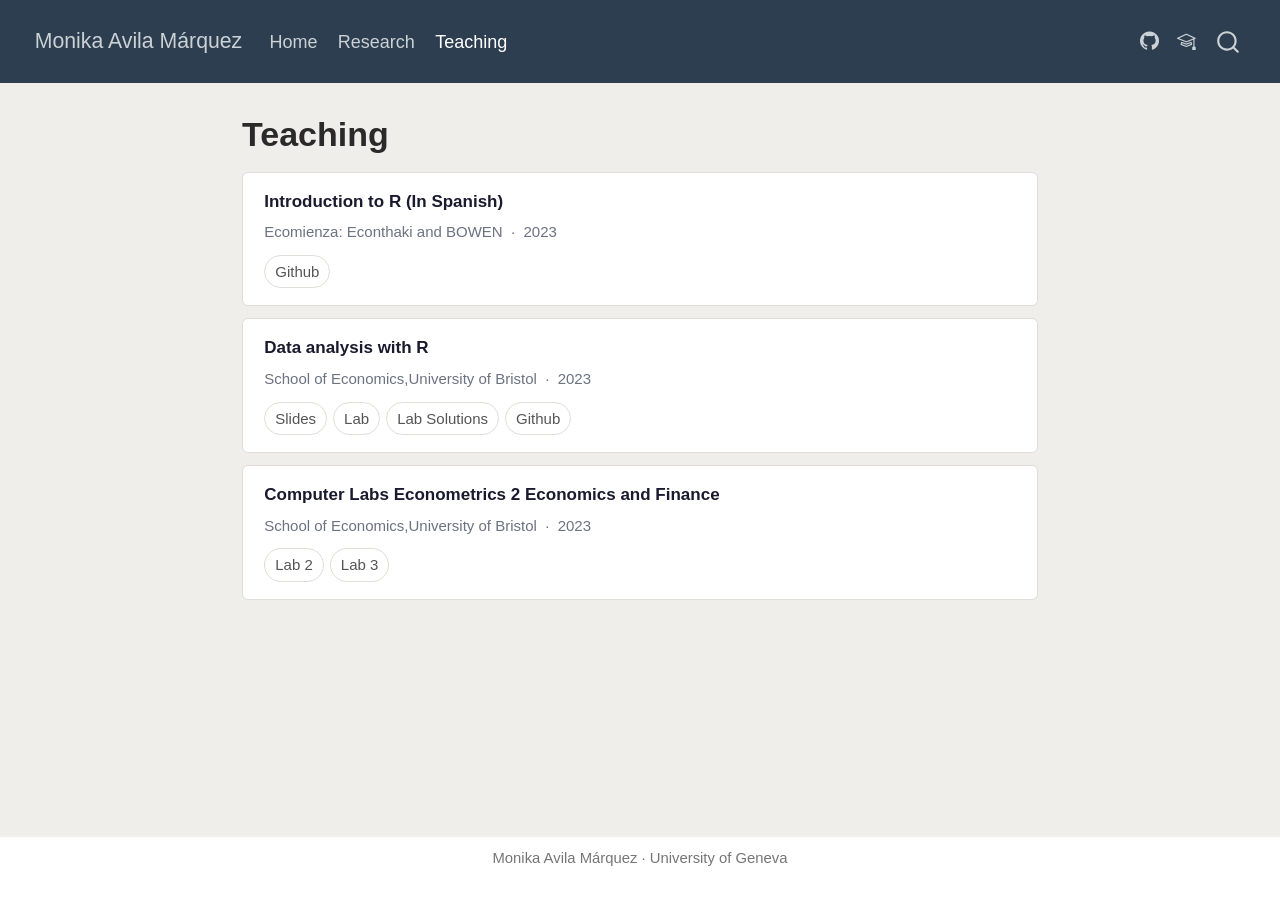
<file: docs/teaching.html>
<!DOCTYPE html>
<html xmlns="http://www.w3.org/1999/xhtml" lang="en" xml:lang="en"><head>

<meta charset="utf-8">
<meta name="generator" content="quarto-1.8.25">

<meta name="viewport" content="width=device-width, initial-scale=1.0, user-scalable=yes">


<title>Teaching – Monika Avila Márquez</title>
<style>
code{white-space: pre-wrap;}
span.smallcaps{font-variant: small-caps;}
div.columns{display: flex; gap: min(4vw, 1.5em);}
div.column{flex: auto; overflow-x: auto;}
div.hanging-indent{margin-left: 1.5em; text-indent: -1.5em;}
ul.task-list{list-style: none;}
ul.task-list li input[type="checkbox"] {
  width: 0.8em;
  margin: 0 0.8em 0.2em -1em; /* quarto-specific, see https://github.com/quarto-dev/quarto-cli/issues/4556 */ 
  vertical-align: middle;
}
</style>


<script src="site_libs/quarto-nav/quarto-nav.js"></script>
<script src="site_libs/quarto-nav/headroom.min.js"></script>
<script src="site_libs/clipboard/clipboard.min.js"></script>
<script src="site_libs/quarto-search/autocomplete.umd.js"></script>
<script src="site_libs/quarto-search/fuse.min.js"></script>
<script src="site_libs/quarto-search/quarto-search.js"></script>
<meta name="quarto:offset" content="./">
<link href="./assets/favicon.ico" rel="icon">
<script src="site_libs/quarto-html/quarto.js" type="module"></script>
<script src="site_libs/quarto-html/tabsets/tabsets.js" type="module"></script>
<script src="site_libs/quarto-html/axe/axe-check.js" type="module"></script>
<script src="site_libs/quarto-html/popper.min.js"></script>
<script src="site_libs/quarto-html/tippy.umd.min.js"></script>
<script src="site_libs/quarto-html/anchor.min.js"></script>
<link href="site_libs/quarto-html/tippy.css" rel="stylesheet">
<link href="site_libs/quarto-html/quarto-syntax-highlighting-7b89279ff1a6dce999919e0e67d4d9ec.css" rel="stylesheet" id="quarto-text-highlighting-styles">
<script src="site_libs/bootstrap/bootstrap.min.js"></script>
<link href="site_libs/bootstrap/bootstrap-icons.css" rel="stylesheet">
<link href="site_libs/bootstrap/bootstrap-2cb7813fb0edc6a84816abaa8dcded21.min.css" rel="stylesheet" append-hash="true" id="quarto-bootstrap" data-mode="light">
<script id="quarto-search-options" type="application/json">{
  "location": "navbar",
  "copy-button": false,
  "collapse-after": 3,
  "panel-placement": "end",
  "type": "overlay",
  "limit": 50,
  "keyboard-shortcut": [
    "f",
    "/",
    "s"
  ],
  "show-item-context": false,
  "language": {
    "search-no-results-text": "No results",
    "search-matching-documents-text": "matching documents",
    "search-copy-link-title": "Copy link to search",
    "search-hide-matches-text": "Hide additional matches",
    "search-more-match-text": "more match in this document",
    "search-more-matches-text": "more matches in this document",
    "search-clear-button-title": "Clear",
    "search-text-placeholder": "",
    "search-detached-cancel-button-title": "Cancel",
    "search-submit-button-title": "Submit",
    "search-label": "Search"
  }
}</script>


<link rel="stylesheet" href="assets/custom.css">
</head>

<body class="nav-fixed fullcontent quarto-light">

<div id="quarto-search-results"></div>
  <header id="quarto-header" class="headroom fixed-top">
    <nav class="navbar navbar-expand-lg " data-bs-theme="dark">
      <div class="navbar-container container-fluid">
      <div class="navbar-brand-container mx-auto">
    <a href="./index.html" class="navbar-brand navbar-brand-logo">
    </a>
    <a class="navbar-brand" href="./index.html">
    <span class="navbar-title">Monika Avila Márquez</span>
    </a>
  </div>
            <div id="quarto-search" class="" title="Search"></div>
          <button class="navbar-toggler" type="button" data-bs-toggle="collapse" data-bs-target="#navbarCollapse" aria-controls="navbarCollapse" role="menu" aria-expanded="false" aria-label="Toggle navigation" onclick="if (window.quartoToggleHeadroom) { window.quartoToggleHeadroom(); }">
  <span class="navbar-toggler-icon"></span>
</button>
          <div class="collapse navbar-collapse" id="navbarCollapse">
            <ul class="navbar-nav navbar-nav-scroll me-auto">
  <li class="nav-item">
    <a class="nav-link" href="./index.html"> 
<span class="menu-text">Home</span></a>
  </li>  
  <li class="nav-item">
    <a class="nav-link" href="./research.html"> 
<span class="menu-text">Research</span></a>
  </li>  
  <li class="nav-item">
    <a class="nav-link active" href="./teaching.html" aria-current="page"> 
<span class="menu-text">Teaching</span></a>
  </li>  
</ul>
            <ul class="navbar-nav navbar-nav-scroll ms-auto">
  <li class="nav-item compact">
    <a class="nav-link" href="https://github.com/monikavila"> <i class="bi bi-github" role="img">
</i> 
<span class="menu-text"></span></a>
  </li>  
  <li class="nav-item compact">
    <a class="nav-link" href="https://scholar.google.com/citations?user=Btd9DUMAAAAJ&amp;hl=en"> <i class="bi bi-mortarboard" role="img">
</i> 
<span class="menu-text"></span></a>
  </li>  
</ul>
          </div> <!-- /navcollapse -->
            <div class="quarto-navbar-tools">
</div>
      </div> <!-- /container-fluid -->
    </nav>
</header>
<!-- content -->
<div id="quarto-content" class="quarto-container page-columns page-rows-contents page-layout-article page-navbar">
<!-- sidebar -->
<!-- margin-sidebar -->
    
<!-- main -->
<main class="content" id="quarto-document-content">

<header id="title-block-header" class="quarto-title-block default">
<div class="quarto-title">
<h1 class="title">Teaching</h1>
</div>



<div class="quarto-title-meta">

    
  
    
  </div>
  


</header>


<div class="course-card">
  <div class="course-title">
Introduction to R (In Spanish)</div>
  <div class="course-meta"> Ecomienza: Econthaki and BOWEN &nbsp;·&nbsp; 2023</div>
  <div class="course-links">
    <a href="https://github.com/monikavila/Curso-Introduccion-R" class="pill">Github</a>    
  </div>
</div>
<div class="course-card">
  <div class="course-title">
Data analysis with R</div>
  <div class="course-meta"> School of Economics,University of Bristol &nbsp;·&nbsp; 2023</div>
  <div class="course-links">
    <a href="assets/courses/data-analysis-with-r/Data_Analysis_Course.pdf" class="pill">Slides</a>    
    <a href="assets/courses/data-analysis-with-r/Data_AnalysisR.R" class="pill">Lab</a>    
    <a href="assets/courses/data-analysis-with-r/Data_AnalysisR_solutions.R" class="pill">Lab Solutions</a>    
    <a href="https://github.com/monikavila/Data-Analysis-with-R/tree/main" class="pill">Github</a>    
  </div>
</div>
<div class="course-card">
  <div class="course-title">
Computer Labs Econometrics 2 Economics and Finance</div>
  <div class="course-meta"> School of Economics,University of Bristol &nbsp;·&nbsp; 2023</div>
  <div class="course-links">
    <a href="assets/courses/Stata/Lab2.pdf" class="pill">Lab 2</a>    
    <a href="assets/courses/Stata/Lab3.pdf" class="pill">Lab 3</a>        
  </div>
</div>



</main> <!-- /main -->
<script id="quarto-html-after-body" type="application/javascript">
  window.document.addEventListener("DOMContentLoaded", function (event) {
    const icon = "";
    const anchorJS = new window.AnchorJS();
    anchorJS.options = {
      placement: 'right',
      icon: icon
    };
    anchorJS.add('.anchored');
    const isCodeAnnotation = (el) => {
      for (const clz of el.classList) {
        if (clz.startsWith('code-annotation-')) {                     
          return true;
        }
      }
      return false;
    }
    const onCopySuccess = function(e) {
      // button target
      const button = e.trigger;
      // don't keep focus
      button.blur();
      // flash "checked"
      button.classList.add('code-copy-button-checked');
      var currentTitle = button.getAttribute("title");
      button.setAttribute("title", "Copied!");
      let tooltip;
      if (window.bootstrap) {
        button.setAttribute("data-bs-toggle", "tooltip");
        button.setAttribute("data-bs-placement", "left");
        button.setAttribute("data-bs-title", "Copied!");
        tooltip = new bootstrap.Tooltip(button, 
          { trigger: "manual", 
            customClass: "code-copy-button-tooltip",
            offset: [0, -8]});
        tooltip.show();    
      }
      setTimeout(function() {
        if (tooltip) {
          tooltip.hide();
          button.removeAttribute("data-bs-title");
          button.removeAttribute("data-bs-toggle");
          button.removeAttribute("data-bs-placement");
        }
        button.setAttribute("title", currentTitle);
        button.classList.remove('code-copy-button-checked');
      }, 1000);
      // clear code selection
      e.clearSelection();
    }
    const getTextToCopy = function(trigger) {
      const outerScaffold = trigger.parentElement.cloneNode(true);
      const codeEl = outerScaffold.querySelector('code');
      for (const childEl of codeEl.children) {
        if (isCodeAnnotation(childEl)) {
          childEl.remove();
        }
      }
      return codeEl.innerText;
    }
    const clipboard = new window.ClipboardJS('.code-copy-button:not([data-in-quarto-modal])', {
      text: getTextToCopy
    });
    clipboard.on('success', onCopySuccess);
    if (window.document.getElementById('quarto-embedded-source-code-modal')) {
      const clipboardModal = new window.ClipboardJS('.code-copy-button[data-in-quarto-modal]', {
        text: getTextToCopy,
        container: window.document.getElementById('quarto-embedded-source-code-modal')
      });
      clipboardModal.on('success', onCopySuccess);
    }
      var localhostRegex = new RegExp(/^(?:http|https):\/\/localhost\:?[0-9]*\//);
      var mailtoRegex = new RegExp(/^mailto:/);
        var filterRegex = new RegExp('/' + window.location.host + '/');
      var isInternal = (href) => {
          return filterRegex.test(href) || localhostRegex.test(href) || mailtoRegex.test(href);
      }
      // Inspect non-navigation links and adorn them if external
     var links = window.document.querySelectorAll('a[href]:not(.nav-link):not(.navbar-brand):not(.toc-action):not(.sidebar-link):not(.sidebar-item-toggle):not(.pagination-link):not(.no-external):not([aria-hidden]):not(.dropdown-item):not(.quarto-navigation-tool):not(.about-link)');
      for (var i=0; i<links.length; i++) {
        const link = links[i];
        if (!isInternal(link.href)) {
          // undo the damage that might have been done by quarto-nav.js in the case of
          // links that we want to consider external
          if (link.dataset.originalHref !== undefined) {
            link.href = link.dataset.originalHref;
          }
        }
      }
    function tippyHover(el, contentFn, onTriggerFn, onUntriggerFn) {
      const config = {
        allowHTML: true,
        maxWidth: 500,
        delay: 100,
        arrow: false,
        appendTo: function(el) {
            return el.parentElement;
        },
        interactive: true,
        interactiveBorder: 10,
        theme: 'quarto',
        placement: 'bottom-start',
      };
      if (contentFn) {
        config.content = contentFn;
      }
      if (onTriggerFn) {
        config.onTrigger = onTriggerFn;
      }
      if (onUntriggerFn) {
        config.onUntrigger = onUntriggerFn;
      }
      window.tippy(el, config); 
    }
    const noterefs = window.document.querySelectorAll('a[role="doc-noteref"]');
    for (var i=0; i<noterefs.length; i++) {
      const ref = noterefs[i];
      tippyHover(ref, function() {
        // use id or data attribute instead here
        let href = ref.getAttribute('data-footnote-href') || ref.getAttribute('href');
        try { href = new URL(href).hash; } catch {}
        const id = href.replace(/^#\/?/, "");
        const note = window.document.getElementById(id);
        if (note) {
          return note.innerHTML;
        } else {
          return "";
        }
      });
    }
    const xrefs = window.document.querySelectorAll('a.quarto-xref');
    const processXRef = (id, note) => {
      // Strip column container classes
      const stripColumnClz = (el) => {
        el.classList.remove("page-full", "page-columns");
        if (el.children) {
          for (const child of el.children) {
            stripColumnClz(child);
          }
        }
      }
      stripColumnClz(note)
      if (id === null || id.startsWith('sec-')) {
        // Special case sections, only their first couple elements
        const container = document.createElement("div");
        if (note.children && note.children.length > 2) {
          container.appendChild(note.children[0].cloneNode(true));
          for (let i = 1; i < note.children.length; i++) {
            const child = note.children[i];
            if (child.tagName === "P" && child.innerText === "") {
              continue;
            } else {
              container.appendChild(child.cloneNode(true));
              break;
            }
          }
          if (window.Quarto?.typesetMath) {
            window.Quarto.typesetMath(container);
          }
          return container.innerHTML
        } else {
          if (window.Quarto?.typesetMath) {
            window.Quarto.typesetMath(note);
          }
          return note.innerHTML;
        }
      } else {
        // Remove any anchor links if they are present
        const anchorLink = note.querySelector('a.anchorjs-link');
        if (anchorLink) {
          anchorLink.remove();
        }
        if (window.Quarto?.typesetMath) {
          window.Quarto.typesetMath(note);
        }
        if (note.classList.contains("callout")) {
          return note.outerHTML;
        } else {
          return note.innerHTML;
        }
      }
    }
    for (var i=0; i<xrefs.length; i++) {
      const xref = xrefs[i];
      tippyHover(xref, undefined, function(instance) {
        instance.disable();
        let url = xref.getAttribute('href');
        let hash = undefined; 
        if (url.startsWith('#')) {
          hash = url;
        } else {
          try { hash = new URL(url).hash; } catch {}
        }
        if (hash) {
          const id = hash.replace(/^#\/?/, "");
          const note = window.document.getElementById(id);
          if (note !== null) {
            try {
              const html = processXRef(id, note.cloneNode(true));
              instance.setContent(html);
            } finally {
              instance.enable();
              instance.show();
            }
          } else {
            // See if we can fetch this
            fetch(url.split('#')[0])
            .then(res => res.text())
            .then(html => {
              const parser = new DOMParser();
              const htmlDoc = parser.parseFromString(html, "text/html");
              const note = htmlDoc.getElementById(id);
              if (note !== null) {
                const html = processXRef(id, note);
                instance.setContent(html);
              } 
            }).finally(() => {
              instance.enable();
              instance.show();
            });
          }
        } else {
          // See if we can fetch a full url (with no hash to target)
          // This is a special case and we should probably do some content thinning / targeting
          fetch(url)
          .then(res => res.text())
          .then(html => {
            const parser = new DOMParser();
            const htmlDoc = parser.parseFromString(html, "text/html");
            const note = htmlDoc.querySelector('main.content');
            if (note !== null) {
              // This should only happen for chapter cross references
              // (since there is no id in the URL)
              // remove the first header
              if (note.children.length > 0 && note.children[0].tagName === "HEADER") {
                note.children[0].remove();
              }
              const html = processXRef(null, note);
              instance.setContent(html);
            } 
          }).finally(() => {
            instance.enable();
            instance.show();
          });
        }
      }, function(instance) {
      });
    }
        let selectedAnnoteEl;
        const selectorForAnnotation = ( cell, annotation) => {
          let cellAttr = 'data-code-cell="' + cell + '"';
          let lineAttr = 'data-code-annotation="' +  annotation + '"';
          const selector = 'span[' + cellAttr + '][' + lineAttr + ']';
          return selector;
        }
        const selectCodeLines = (annoteEl) => {
          const doc = window.document;
          const targetCell = annoteEl.getAttribute("data-target-cell");
          const targetAnnotation = annoteEl.getAttribute("data-target-annotation");
          const annoteSpan = window.document.querySelector(selectorForAnnotation(targetCell, targetAnnotation));
          const lines = annoteSpan.getAttribute("data-code-lines").split(",");
          const lineIds = lines.map((line) => {
            return targetCell + "-" + line;
          })
          let top = null;
          let height = null;
          let parent = null;
          if (lineIds.length > 0) {
              //compute the position of the single el (top and bottom and make a div)
              const el = window.document.getElementById(lineIds[0]);
              top = el.offsetTop;
              height = el.offsetHeight;
              parent = el.parentElement.parentElement;
            if (lineIds.length > 1) {
              const lastEl = window.document.getElementById(lineIds[lineIds.length - 1]);
              const bottom = lastEl.offsetTop + lastEl.offsetHeight;
              height = bottom - top;
            }
            if (top !== null && height !== null && parent !== null) {
              // cook up a div (if necessary) and position it 
              let div = window.document.getElementById("code-annotation-line-highlight");
              if (div === null) {
                div = window.document.createElement("div");
                div.setAttribute("id", "code-annotation-line-highlight");
                div.style.position = 'absolute';
                parent.appendChild(div);
              }
              div.style.top = top - 2 + "px";
              div.style.height = height + 4 + "px";
              div.style.left = 0;
              let gutterDiv = window.document.getElementById("code-annotation-line-highlight-gutter");
              if (gutterDiv === null) {
                gutterDiv = window.document.createElement("div");
                gutterDiv.setAttribute("id", "code-annotation-line-highlight-gutter");
                gutterDiv.style.position = 'absolute';
                const codeCell = window.document.getElementById(targetCell);
                const gutter = codeCell.querySelector('.code-annotation-gutter');
                gutter.appendChild(gutterDiv);
              }
              gutterDiv.style.top = top - 2 + "px";
              gutterDiv.style.height = height + 4 + "px";
            }
            selectedAnnoteEl = annoteEl;
          }
        };
        const unselectCodeLines = () => {
          const elementsIds = ["code-annotation-line-highlight", "code-annotation-line-highlight-gutter"];
          elementsIds.forEach((elId) => {
            const div = window.document.getElementById(elId);
            if (div) {
              div.remove();
            }
          });
          selectedAnnoteEl = undefined;
        };
          // Handle positioning of the toggle
      window.addEventListener(
        "resize",
        throttle(() => {
          elRect = undefined;
          if (selectedAnnoteEl) {
            selectCodeLines(selectedAnnoteEl);
          }
        }, 10)
      );
      function throttle(fn, ms) {
      let throttle = false;
      let timer;
        return (...args) => {
          if(!throttle) { // first call gets through
              fn.apply(this, args);
              throttle = true;
          } else { // all the others get throttled
              if(timer) clearTimeout(timer); // cancel #2
              timer = setTimeout(() => {
                fn.apply(this, args);
                timer = throttle = false;
              }, ms);
          }
        };
      }
        // Attach click handler to the DT
        const annoteDls = window.document.querySelectorAll('dt[data-target-cell]');
        for (const annoteDlNode of annoteDls) {
          annoteDlNode.addEventListener('click', (event) => {
            const clickedEl = event.target;
            if (clickedEl !== selectedAnnoteEl) {
              unselectCodeLines();
              const activeEl = window.document.querySelector('dt[data-target-cell].code-annotation-active');
              if (activeEl) {
                activeEl.classList.remove('code-annotation-active');
              }
              selectCodeLines(clickedEl);
              clickedEl.classList.add('code-annotation-active');
            } else {
              // Unselect the line
              unselectCodeLines();
              clickedEl.classList.remove('code-annotation-active');
            }
          });
        }
    const findCites = (el) => {
      const parentEl = el.parentElement;
      if (parentEl) {
        const cites = parentEl.dataset.cites;
        if (cites) {
          return {
            el,
            cites: cites.split(' ')
          };
        } else {
          return findCites(el.parentElement)
        }
      } else {
        return undefined;
      }
    };
    var bibliorefs = window.document.querySelectorAll('a[role="doc-biblioref"]');
    for (var i=0; i<bibliorefs.length; i++) {
      const ref = bibliorefs[i];
      const citeInfo = findCites(ref);
      if (citeInfo) {
        tippyHover(citeInfo.el, function() {
          var popup = window.document.createElement('div');
          citeInfo.cites.forEach(function(cite) {
            var citeDiv = window.document.createElement('div');
            citeDiv.classList.add('hanging-indent');
            citeDiv.classList.add('csl-entry');
            var biblioDiv = window.document.getElementById('ref-' + cite);
            if (biblioDiv) {
              citeDiv.innerHTML = biblioDiv.innerHTML;
            }
            popup.appendChild(citeDiv);
          });
          return popup.innerHTML;
        });
      }
    }
  });
  </script>
</div> <!-- /content -->
<footer class="footer">
  <div class="nav-footer">
    <div class="nav-footer-left">
      &nbsp;
    </div>   
    <div class="nav-footer-center">
<p>Monika Avila Márquez · University of Geneva</p>
</div>
    <div class="nav-footer-right">
      &nbsp;
    </div>
  </div>
</footer>




</body></html>
</file>
<file: docs/site_libs/quarto-html/tippy.css>
.tippy-box[data-animation=fade][data-state=hidden]{opacity:0}[data-tippy-root]{max-width:calc(100vw - 10px)}.tippy-box{position:relative;background-color:#333;color:#fff;border-radius:4px;font-size:14px;line-height:1.4;white-space:normal;outline:0;transition-property:transform,visibility,opacity}.tippy-box[data-placement^=top]>.tippy-arrow{bottom:0}.tippy-box[data-placement^=top]>.tippy-arrow:before{bottom:-7px;left:0;border-width:8px 8px 0;border-top-color:initial;transform-origin:center top}.tippy-box[data-placement^=bottom]>.tippy-arrow{top:0}.tippy-box[data-placement^=bottom]>.tippy-arrow:before{top:-7px;left:0;border-width:0 8px 8px;border-bottom-color:initial;transform-origin:center bottom}.tippy-box[data-placement^=left]>.tippy-arrow{right:0}.tippy-box[data-placement^=left]>.tippy-arrow:before{border-width:8px 0 8px 8px;border-left-color:initial;right:-7px;transform-origin:center left}.tippy-box[data-placement^=right]>.tippy-arrow{left:0}.tippy-box[data-placement^=right]>.tippy-arrow:before{left:-7px;border-width:8px 8px 8px 0;border-right-color:initial;transform-origin:center right}.tippy-box[data-inertia][data-state=visible]{transition-timing-function:cubic-bezier(.54,1.5,.38,1.11)}.tippy-arrow{width:16px;height:16px;color:#333}.tippy-arrow:before{content:"";position:absolute;border-color:transparent;border-style:solid}.tippy-content{position:relative;padding:5px 9px;z-index:1}
</file>
<file: docs/site_libs/quarto-html/quarto-syntax-highlighting-7b89279ff1a6dce999919e0e67d4d9ec.css>
/* quarto syntax highlight colors */
:root {
  --quarto-hl-ot-color: #003B4F;
  --quarto-hl-at-color: #657422;
  --quarto-hl-ss-color: #20794D;
  --quarto-hl-an-color: #5E5E5E;
  --quarto-hl-fu-color: #4758AB;
  --quarto-hl-st-color: #20794D;
  --quarto-hl-cf-color: #003B4F;
  --quarto-hl-op-color: #5E5E5E;
  --quarto-hl-er-color: #AD0000;
  --quarto-hl-bn-color: #AD0000;
  --quarto-hl-al-color: #AD0000;
  --quarto-hl-va-color: #111111;
  --quarto-hl-bu-color: inherit;
  --quarto-hl-ex-color: inherit;
  --quarto-hl-pp-color: #AD0000;
  --quarto-hl-in-color: #5E5E5E;
  --quarto-hl-vs-color: #20794D;
  --quarto-hl-wa-color: #5E5E5E;
  --quarto-hl-do-color: #5E5E5E;
  --quarto-hl-im-color: #00769E;
  --quarto-hl-ch-color: #20794D;
  --quarto-hl-dt-color: #AD0000;
  --quarto-hl-fl-color: #AD0000;
  --quarto-hl-co-color: #5E5E5E;
  --quarto-hl-cv-color: #5E5E5E;
  --quarto-hl-cn-color: #8f5902;
  --quarto-hl-sc-color: #5E5E5E;
  --quarto-hl-dv-color: #AD0000;
  --quarto-hl-kw-color: #003B4F;
}

/* other quarto variables */
:root {
  --quarto-font-monospace: SFMono-Regular, Menlo, Monaco, Consolas, "Liberation Mono", "Courier New", monospace;
}

/* syntax highlight based on Pandoc's rules */
pre > code.sourceCode > span {
  color: #003B4F;
}

code.sourceCode > span {
  color: #003B4F;
}

div.sourceCode,
div.sourceCode pre.sourceCode {
  color: #003B4F;
}

/* Normal */
code span {
  color: #003B4F;
}

/* Alert */
code span.al {
  color: #AD0000;
  font-style: inherit;
}

/* Annotation */
code span.an {
  color: #5E5E5E;
  font-style: inherit;
}

/* Attribute */
code span.at {
  color: #657422;
  font-style: inherit;
}

/* BaseN */
code span.bn {
  color: #AD0000;
  font-style: inherit;
}

/* BuiltIn */
code span.bu {
  font-style: inherit;
}

/* ControlFlow */
code span.cf {
  color: #003B4F;
  font-weight: bold;
  font-style: inherit;
}

/* Char */
code span.ch {
  color: #20794D;
  font-style: inherit;
}

/* Constant */
code span.cn {
  color: #8f5902;
  font-style: inherit;
}

/* Comment */
code span.co {
  color: #5E5E5E;
  font-style: inherit;
}

/* CommentVar */
code span.cv {
  color: #5E5E5E;
  font-style: italic;
}

/* Documentation */
code span.do {
  color: #5E5E5E;
  font-style: italic;
}

/* DataType */
code span.dt {
  color: #AD0000;
  font-style: inherit;
}

/* DecVal */
code span.dv {
  color: #AD0000;
  font-style: inherit;
}

/* Error */
code span.er {
  color: #AD0000;
  font-style: inherit;
}

/* Extension */
code span.ex {
  font-style: inherit;
}

/* Float */
code span.fl {
  color: #AD0000;
  font-style: inherit;
}

/* Function */
code span.fu {
  color: #4758AB;
  font-style: inherit;
}

/* Import */
code span.im {
  color: #00769E;
  font-style: inherit;
}

/* Information */
code span.in {
  color: #5E5E5E;
  font-style: inherit;
}

/* Keyword */
code span.kw {
  color: #003B4F;
  font-weight: bold;
  font-style: inherit;
}

/* Operator */
code span.op {
  color: #5E5E5E;
  font-style: inherit;
}

/* Other */
code span.ot {
  color: #003B4F;
  font-style: inherit;
}

/* Preprocessor */
code span.pp {
  color: #AD0000;
  font-style: inherit;
}

/* SpecialChar */
code span.sc {
  color: #5E5E5E;
  font-style: inherit;
}

/* SpecialString */
code span.ss {
  color: #20794D;
  font-style: inherit;
}

/* String */
code span.st {
  color: #20794D;
  font-style: inherit;
}

/* Variable */
code span.va {
  color: #111111;
  font-style: inherit;
}

/* VerbatimString */
code span.vs {
  color: #20794D;
  font-style: inherit;
}

/* Warning */
code span.wa {
  color: #5E5E5E;
  font-style: italic;
}

.prevent-inlining {
  content: "</";
}

/*# sourceMappingURL=3944bc705cfaf4c80e56f77c5205168a.css.map */
</file>
<file: docs/assets/custom.css>
/* ─── Base ───────────────────────────────────────── */
body {
  font-family: "Helvetica Neue", Arial, sans-serif;
  font-size: 18px;
  line-height: 1.7;
  color: #2a2a2a;
  margin: 0;
  padding: 0;
  background: #f0eeeb;
}

/* ─── Hero ───────────────────────────────────────── */
.hero-section {
  display: grid;
  grid-template-columns: 440px 1fr;
  min-height: 88vh;
  align-items: stretch;
}

.hero-photo-col {
  overflow: hidden;
  background: #e8e4de;
}

.hero-photo-col img {
  width: 100%;
  height: 100%;
  object-fit: cover;
  object-position: center center;
  display: block;
}

.hero-bio-col {
  padding: 5rem 4rem;
  display: flex;
  flex-direction: column;
  justify-content: center;
  background: #f0eeeb;
}

.hero-name {
  font-size: 46px;
  font-weight: 800;
  line-height: 1.1;
  color: #1a1a2e;
  margin: 0 0 1rem;
  border: none;
}

.hero-role {
  font-size: 18px;
  font-weight: 700;
  color: #1a1a2e;
  margin: 0 0 4px;
}

.hero-institution {
  font-size: 18px;
  color: #666;
  font-style: italic;
  margin: 0 0 1.25rem;
}

.hero-social {
  display: flex;
  gap: 14px;
  margin-bottom: 1.75rem;
}

.hero-social a {
  width: 36px;
  height: 36px;
  border-radius: 50%;
  background: #1a1a2e;
  color: #fff;
  display: flex;
  align-items: center;
  justify-content: center;
  text-decoration: none;
  font-size: 14px;
  font-weight: 700;
}

.hero-social a:hover {
  background: #7b7fa8;
}

.hero-bio {
  font-size: 16px;
  line-height: 1.8;
  color: #444;
  margin-bottom: 2rem;
  max-width: 480px;
}

.hero-btn {
  display: inline-block;
  padding: 10px 24px;
  border: 1.5px solid #1a1a2e;
  color: #1a1a2e;
  font-size: 13px;
  font-weight: 600;
  text-decoration: none;
  letter-spacing: .04em;
  width: fit-content;
}

.hero-btn:hover {
  background: #1a1a2e;
  color: #fff;
  text-decoration: none;
}

/* ─── Page content below hero ────────────────────── */
.page-content {
  max-width: 860px;
  margin: 0 auto;
  padding: 4rem 2rem;
}

/* ─── Section headings ───────────────────────────── */
h2 {
  font-size: 13px;
  font-weight: 700;
  letter-spacing: 0.08em;
  text-transform: uppercase;
  color: #888;
  margin-top: 3rem;
  margin-bottom: 1rem;
  padding-bottom: 0.5rem;
  border-bottom: 1px solid #ddd;
}

/* ─── Paper cards ────────────────────────────────── */
.paper-card {
  border: 1px solid #e0ddd8;
  border-radius: 6px;
  padding: 1rem 1.25rem;
  margin-bottom: 12px;
  background: #fff;
}

.paper-title {
  font-size: 17px;
  font-weight: 600;
  line-height: 1.45;
  margin-bottom: 5px;
  color: #1a1a2e;
}

.paper-meta {
  font-size: 15px;
  color: #6b7280;
  margin-bottom: 8px;
  display: flex;
  align-items: center;
  gap: 4px;
}

.paper-status {
  display: inline-block;
  font-size: 11px;
  padding: 2px 9px;
  border-radius: 20px;
  font-weight: 600;
  margin-bottom: 8px;
  background: #fef9ec;
  color: #92610a;
  border: 1px solid #f5d97e;
}
details summary {
  font-size: 15px;
  color: #1a1a2e;
  cursor: pointer;
  list-style: none;
  margin-bottom: 6px;
}
details summary::-webkit-details-marker { display: none; }
details summary::before { content: "▸ "; }
details[open] summary::before { content: "▾ "; }.abstract-text {
  font-size: 13px;
  color: #555;
  line-height: 1.65;
  margin: 8px 0;
}

.paper-links {
  display: flex;
  flex-wrap: wrap;
  gap: 6px;
  margin-top: 10px;
}

.pill {
  font-size: 15px;
  padding: 3px 10px;
  border-radius: 20px;
  border: 1px solid #e0ddd8;
  color: #555;
  text-decoration: none;
  background: transparent;
}
.pill:hover { background: #f3f4f6; text-decoration: none; color: #333; }
.pill-arxiv { background: #ecfdf5; color: #065f46; border-color: #a7f3d0; }

/* ─── Fields ─────────────────────────────────────── */
.fields-row { display: flex; flex-wrap: wrap; gap: 8px; margin-bottom: 1rem; }
.field {
  font-size: 16px;
  padding: 5px 13px;
  border-radius: 20px;
  border: 1px solid #ddd;
  background: #fff;
  color: #555;
}

/* ─── Table ──────────────────────────────────────── */
table { font-size: 16px; border-collapse: collapse; width: 100%; margin-bottom: 1rem; }
td { padding: 6px 8px 6px 0; border-bottom: 1px solid #eee; vertical-align: top; }
td:first-child { color: #888; white-space: nowrap; width: 160px; font-size: 16px; }

/* ─── Responsive ─────────────────────────────────── */
@media (max-width: 768px) {
  .hero-section { grid-template-columns: 1fr; }
  .hero-photo-col { height: 60vw; }
  .hero-bio-col { padding: 2.5rem 1.5rem; }
  .hero-name { font-size: 32px; }
}

.paper-coauthor {
  font-size: 15px;
  color: #222;
  margin-bottom: 6px;
}

.paper-coauthor a {
  color: #222;
  text-decoration: none;
}

.paper-coauthor a:hover {
  text-decoration: underline;
}

/* ─── Teaching ─────────────────────────────────── */
.course-card {
  border: 1px solid #e0ddd8;
  border-radius: 6px;
  padding: 1rem 1.25rem;
  margin-bottom: 12px;
  background: #fff;
}

.course-title {
  font-size: 17px;
  font-weight: 600;
  line-height: 1.45;
  margin-bottom: 5px;
  color: #1a1a2e;
}

.course-meta {
  font-size: 15px;
  color: #6b7280;
  margin-bottom: 8px;
}

.course-links {
  display: flex;
  flex-wrap: wrap;
  gap: 6px;
  margin-top: 10px;
}
</file>
